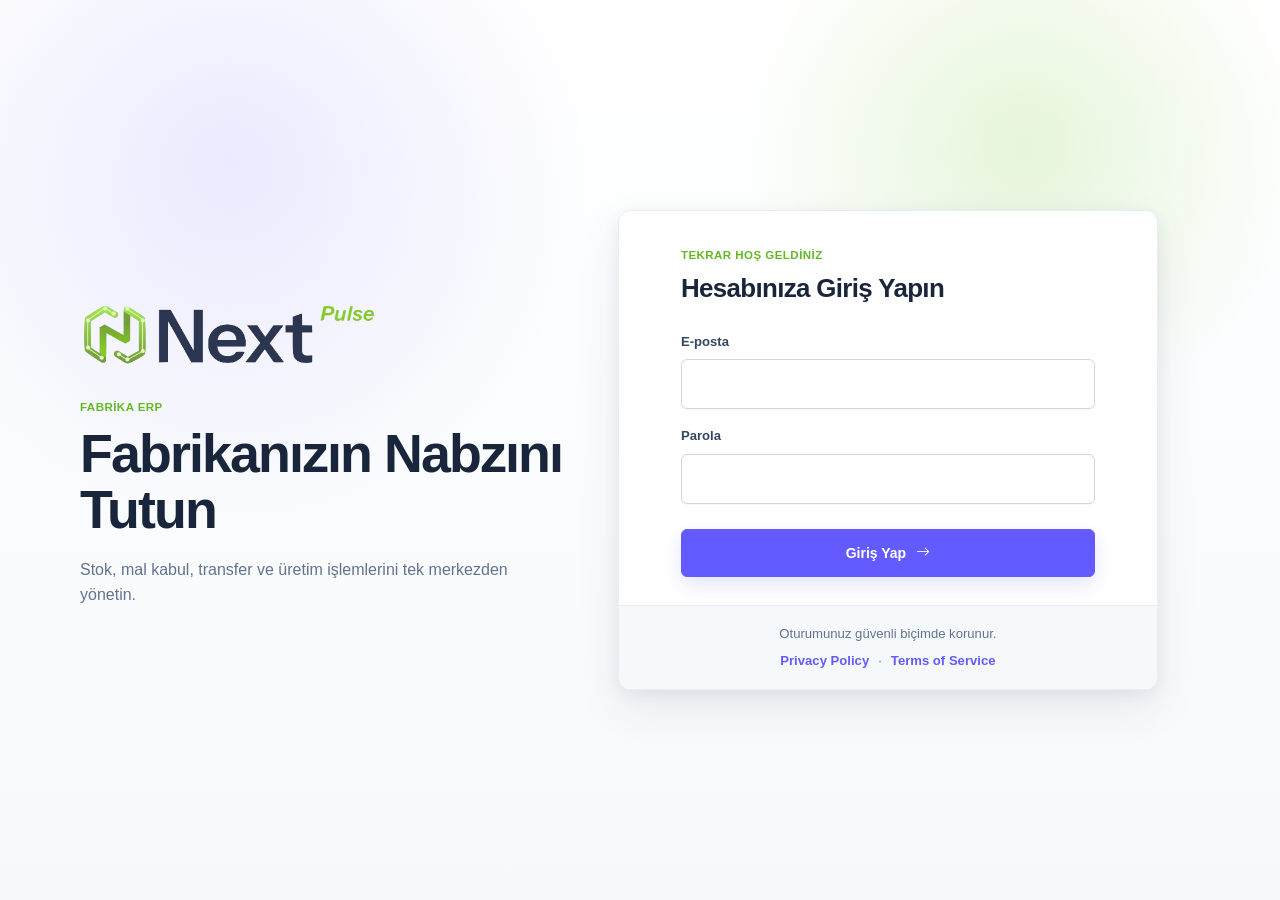
<file: login.html>
<!doctype html>
<html lang="tr" data-bs-theme="light">
<head>
  <meta charset="utf-8">
  <meta name="viewport" content="width=device-width, initial-scale=1">
  <title>Giriş Yap | NextPulse</title>
  <meta name="description" content="Sign in to NextPulse ERP.">
  <link rel="icon" type="image/png" href="assets/logo/nextpulse-icon.png">
  <link rel="preconnect" href="https://cdn.jsdelivr.net">
  <link href="https://cdn.jsdelivr.net/npm/bootstrap@5.3.3/dist/css/bootstrap.min.css" rel="stylesheet">
  <link href="https://cdn.jsdelivr.net/npm/bootstrap-icons@1.11.3/font/bootstrap-icons.min.css" rel="stylesheet">
  <link href="css/theme.css?v=20260719-2" rel="stylesheet">
  <link href="css/components.css?v=20260721-7" rel="stylesheet">
  <link href="css/auth.css?v=20260824-1" rel="stylesheet">
</head>
<body>
  <main class="np-auth-page">
    <section class="np-auth-brand">
      <img class="np-auth-logo" src="assets/logo/nextpulse-transparent.png" alt="NextPulse">
      <div>
        <p class="np-kicker">Factory ERP</p>
        <h1>Know the Pulse of Your Factory</h1>
        <p>
          Sign in to manage inventory, receiving, transfers, and production from one calm workspace.
        </p>
      </div>
    </section>

    <section class="np-auth-card" aria-label="Sign in">
      <div class="np-auth-card-inner">
        <div class="np-auth-card-header">
          <p class="np-kicker">Welcome back</p>
          <h2>Sign in to your account</h2>
        </div>

        <form id="loginForm" novalidate>
          <div class="np-form-field">
            <label for="email">Email</label>
            <input class="form-control" type="email" id="email" name="email" autocomplete="email" required>
          </div>

          <div class="np-form-field">
            <label for="password">Password</label>
            <input class="form-control" type="password" id="password" name="password" autocomplete="current-password" required>
          </div>

          <div class="np-login-error" id="loginError" hidden></div>

          <button class="np-primary-button" type="submit" id="loginButton">
            <span>Sign in</span>
            <i class="bi bi-arrow-right"></i>
          </button>
        </form>
      </div>
      <div class="np-auth-footer">
        <div>NextPulse keeps sessions in a secure HttpOnly cookie.</div>
        <div class="np-auth-legal"><a href="privacy.html">Privacy Policy</a><span>·</span><a href="terms.html">Terms of Service</a></div>
      </div>
    </section>
  </main>

  <script src="https://cdn.jsdelivr.net/npm/bootstrap@5.3.3/dist/js/bootstrap.bundle.min.js"></script>
  <script src="js/api.js?v=20260719-2"></script>
  <script src="js/i18n-tr.js?v=20260802-6"></script>
  <script src="js/login.js?v=20260719-2"></script>
</body>
</html>
</file>
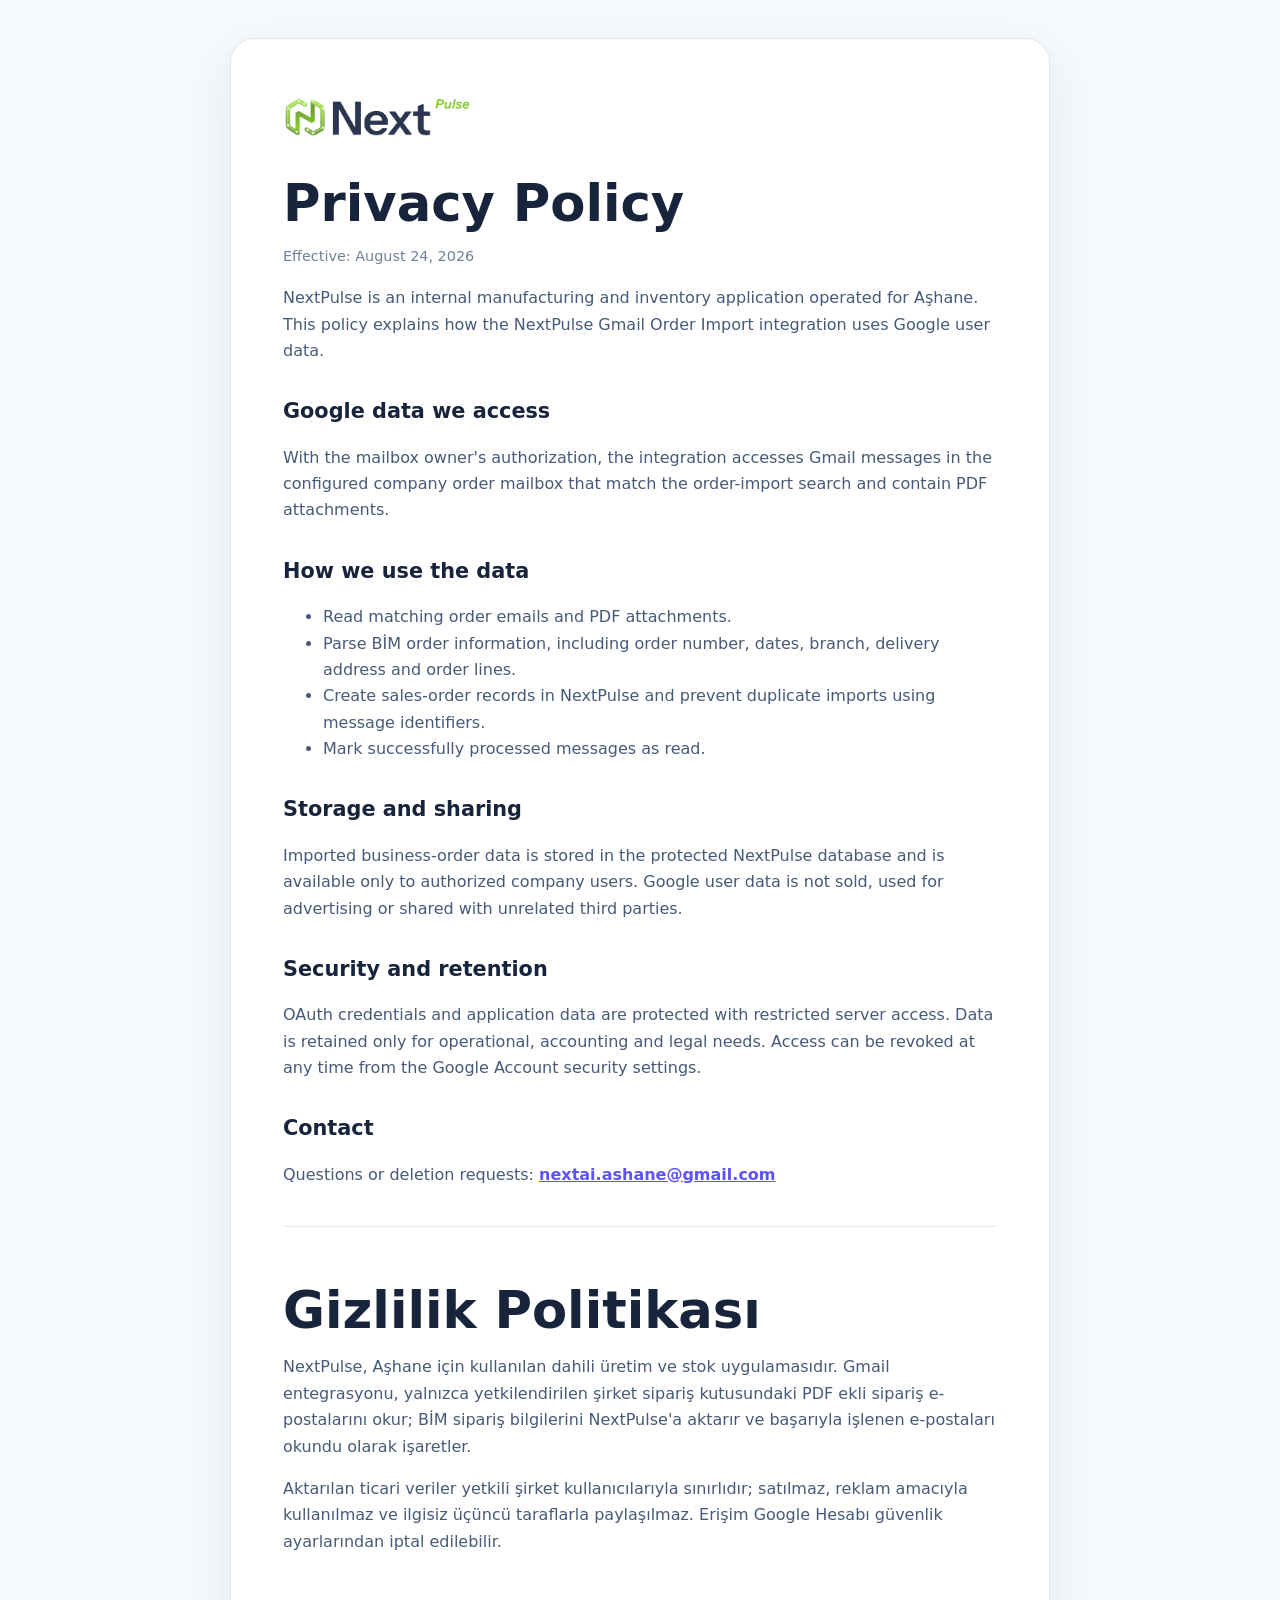
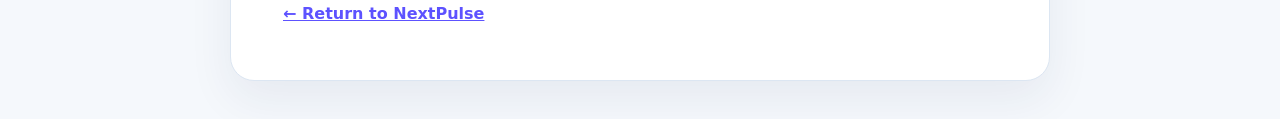
<file: privacy.html>
<!doctype html>
<html lang="en">
<head>
  <meta charset="utf-8">
  <meta name="viewport" content="width=device-width, initial-scale=1">
  <title>Privacy Policy | NextPulse</title>
  <meta name="description" content="NextPulse privacy policy and Gmail data-use disclosure.">
  <link rel="icon" type="image/png" href="assets/logo/nextpulse-icon.png">
  <style>body{margin:0;background:#f5f8fc;color:#17243b;font:16px/1.65 system-ui,-apple-system,sans-serif}.page{width:min(820px,calc(100% - 36px));margin:38px auto}.card{background:#fff;border:1px solid #dce6f2;border-radius:24px;padding:clamp(24px,5vw,52px);box-shadow:0 18px 46px rgba(30,49,78,.07)}img{width:190px;height:auto}h1{font-size:clamp(2rem,5vw,3.2rem);line-height:1.08;margin:28px 0 8px}h2{margin:30px 0 8px;font-size:1.3rem}p,li{color:#465a78}a{color:#5d52ff;font-weight:700}.lang{border-top:1px solid #e3eaf3;margin-top:38px;padding-top:28px}.meta{color:#71819a;font-size:.9rem}.back{display:inline-block;margin-top:30px}</style>
</head>
<body><main class="page"><article class="card">
  <img src="assets/logo/nextpulse-transparent.png" alt="NextPulse">
  <h1>Privacy Policy</h1><p class="meta">Effective: August 24, 2026</p>
  <p>NextPulse is an internal manufacturing and inventory application operated for Aşhane. This policy explains how the NextPulse Gmail Order Import integration uses Google user data.</p>
  <h2>Google data we access</h2><p>With the mailbox owner's authorization, the integration accesses Gmail messages in the configured company order mailbox that match the order-import search and contain PDF attachments.</p>
  <h2>How we use the data</h2><ul><li>Read matching order emails and PDF attachments.</li><li>Parse BİM order information, including order number, dates, branch, delivery address and order lines.</li><li>Create sales-order records in NextPulse and prevent duplicate imports using message identifiers.</li><li>Mark successfully processed messages as read.</li></ul>
  <h2>Storage and sharing</h2><p>Imported business-order data is stored in the protected NextPulse database and is available only to authorized company users. Google user data is not sold, used for advertising or shared with unrelated third parties.</p>
  <h2>Security and retention</h2><p>OAuth credentials and application data are protected with restricted server access. Data is retained only for operational, accounting and legal needs. Access can be revoked at any time from the Google Account security settings.</p>
  <h2>Contact</h2><p>Questions or deletion requests: <a href="mailto:nextai.ashane@gmail.com">nextai.ashane@gmail.com</a></p>
  <section class="lang"><h1>Gizlilik Politikası</h1><p>NextPulse, Aşhane için kullanılan dahili üretim ve stok uygulamasıdır. Gmail entegrasyonu, yalnızca yetkilendirilen şirket sipariş kutusundaki PDF ekli sipariş e-postalarını okur; BİM sipariş bilgilerini NextPulse'a aktarır ve başarıyla işlenen e-postaları okundu olarak işaretler.</p><p>Aktarılan ticari veriler yetkili şirket kullanıcılarıyla sınırlıdır; satılmaz, reklam amacıyla kullanılmaz ve ilgisiz üçüncü taraflarla paylaşılmaz. Erişim Google Hesabı güvenlik ayarlarından iptal edilebilir.</p></section>
  <a class="back" href="login.html">← Return to NextPulse</a>
</article></main></body></html>
</file>
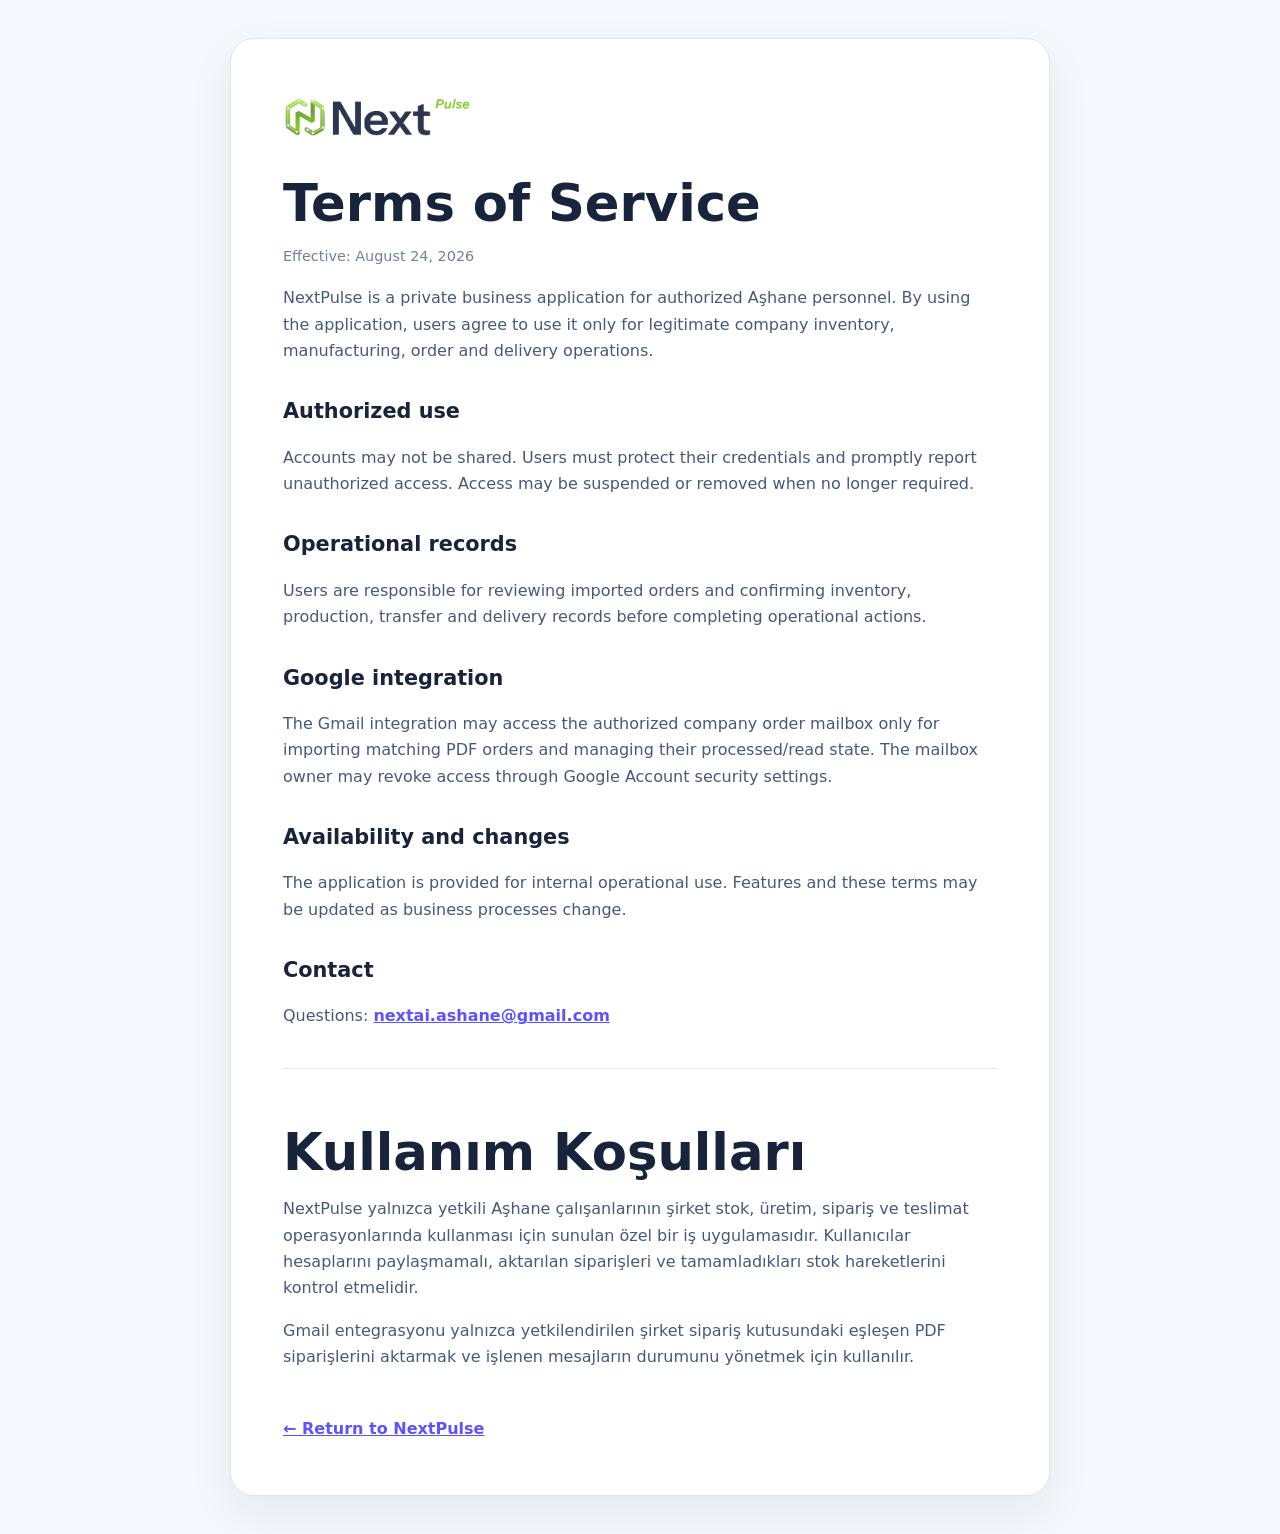
<file: terms.html>
<!doctype html>
<html lang="en">
<head>
  <meta charset="utf-8">
  <meta name="viewport" content="width=device-width, initial-scale=1">
  <title>Terms of Service | NextPulse</title>
  <meta name="description" content="NextPulse terms of service.">
  <link rel="icon" type="image/png" href="assets/logo/nextpulse-icon.png">
  <style>body{margin:0;background:#f5f8fc;color:#17243b;font:16px/1.65 system-ui,-apple-system,sans-serif}.page{width:min(820px,calc(100% - 36px));margin:38px auto}.card{background:#fff;border:1px solid #dce6f2;border-radius:24px;padding:clamp(24px,5vw,52px);box-shadow:0 18px 46px rgba(30,49,78,.07)}img{width:190px;height:auto}h1{font-size:clamp(2rem,5vw,3.2rem);line-height:1.08;margin:28px 0 8px}h2{margin:30px 0 8px;font-size:1.3rem}p,li{color:#465a78}a{color:#5d52ff;font-weight:700}.lang{border-top:1px solid #e3eaf3;margin-top:38px;padding-top:28px}.meta{color:#71819a;font-size:.9rem}.back{display:inline-block;margin-top:30px}</style>
</head>
<body><main class="page"><article class="card">
  <img src="assets/logo/nextpulse-transparent.png" alt="NextPulse">
  <h1>Terms of Service</h1><p class="meta">Effective: August 24, 2026</p>
  <p>NextPulse is a private business application for authorized Aşhane personnel. By using the application, users agree to use it only for legitimate company inventory, manufacturing, order and delivery operations.</p>
  <h2>Authorized use</h2><p>Accounts may not be shared. Users must protect their credentials and promptly report unauthorized access. Access may be suspended or removed when no longer required.</p>
  <h2>Operational records</h2><p>Users are responsible for reviewing imported orders and confirming inventory, production, transfer and delivery records before completing operational actions.</p>
  <h2>Google integration</h2><p>The Gmail integration may access the authorized company order mailbox only for importing matching PDF orders and managing their processed/read state. The mailbox owner may revoke access through Google Account security settings.</p>
  <h2>Availability and changes</h2><p>The application is provided for internal operational use. Features and these terms may be updated as business processes change.</p>
  <h2>Contact</h2><p>Questions: <a href="mailto:nextai.ashane@gmail.com">nextai.ashane@gmail.com</a></p>
  <section class="lang"><h1>Kullanım Koşulları</h1><p>NextPulse yalnızca yetkili Aşhane çalışanlarının şirket stok, üretim, sipariş ve teslimat operasyonlarında kullanması için sunulan özel bir iş uygulamasıdır. Kullanıcılar hesaplarını paylaşmamalı, aktarılan siparişleri ve tamamladıkları stok hareketlerini kontrol etmelidir.</p><p>Gmail entegrasyonu yalnızca yetkilendirilen şirket sipariş kutusundaki eşleşen PDF siparişlerini aktarmak ve işlenen mesajların durumunu yönetmek için kullanılır.</p></section>
  <a class="back" href="login.html">← Return to NextPulse</a>
</article></main></body></html>
</file>
<file: css/theme.css>
:root {
  color-scheme: light;
  --np-bg: #f6f9fc;
  --np-bg-soft: #f8fafc;
  --np-sidebar-bg: #ffffff;
  --np-surface: #ffffff;
  --np-surface-2: #f6f9fc;
  --np-surface-3: #eef3f8;
  --np-border: #e6edf5;
  --np-border-strong: #c9d7e8;
  --np-text: #18253b;
  --np-text-muted: #62738d;
  --np-text-soft: #344762;
  --np-primary: #7ccf35;
  --np-primary-strong: #63b925;
  --np-primary-soft: #eaf8df;
  --np-accent: #635bff;
  --np-accent-soft: #f0efff;
  --np-success: #2fb344;
  --np-warning: #f59e0b;
  --np-danger: #df1b41;
  --np-sidebar-width: 236px;
  --np-sidebar-collapsed-width: 68px;
  --np-header-height: 64px;
  --np-radius-sm: 6px;
  --np-radius: 8px;
  --np-radius-lg: 12px;
  --np-shadow: 0 18px 46px rgba(50, 50, 93, 0.08), 0 6px 18px rgba(0, 0, 0, 0.06);
  --np-font: "Helvetica Neue", Helvetica, Arial, ui-sans-serif, system-ui, -apple-system, "Segoe UI", sans-serif;
}

html,
body {
  min-height: 100%;
}

body {
  margin: 0;
  background: var(--np-bg);
  color: var(--np-text);
  font-family: var(--np-font);
  font-size: 14px;
  letter-spacing: 0;
  -webkit-font-smoothing: antialiased;
  text-rendering: optimizeLegibility;
}

@media (max-width: 767.98px) {
  body {
    font-size: 15px;
  }
}

a {
  color: inherit;
  text-decoration: none;
}

button,
input,
select,
textarea {
  font: inherit;
}

::selection {
  background: rgba(124, 207, 53, 0.25);
}
</file>
<file: css/components.css>
.np-kicker {
  margin: 0;
  color: var(--np-primary-strong);
  font-size: 0.72rem;
  font-weight: 700;
  letter-spacing: 0.04em;
  text-transform: uppercase;
}

/* Navigation context, batch content, and validation */
.np-context-bar { min-height:52px; display:flex; align-items:center; justify-content:space-between; gap:14px; margin-bottom:12px; padding:8px 12px; background:rgba(255,255,255,.86); border:1px solid var(--np-border); border-radius:14px; backdrop-filter:blur(14px); }
.np-breadcrumbs,.np-breadcrumbs a,.np-breadcrumbs>span,.np-breadcrumbs>span>span,.np-smart-shortcuts { min-width:0; display:flex; align-items:center; gap:7px; }
.np-breadcrumbs { overflow:hidden; color:var(--np-text-muted); font-size:.84rem; }
.np-breadcrumbs a { color:var(--np-text-soft); font-weight:680; }
.np-breadcrumbs>i,.np-breadcrumbs>span>i { color:#9aa9bc; font-size:.7rem; }
.np-breadcrumbs strong,#npBreadcrumbPage { overflow:hidden; color:var(--np-text); font-weight:740; text-overflow:ellipsis; white-space:nowrap; }
.np-smart-shortcuts a { min-height:34px; display:inline-flex; align-items:center; gap:7px; padding:0 10px; color:var(--np-text-soft); font-size:.78rem; font-weight:700; white-space:nowrap; background:#fff; border:1px solid var(--np-border); border-radius:10px; }
.np-smart-shortcuts a i { color:var(--np-accent); }

.np-production-content-card { display:grid; gap:16px; margin-bottom:16px; padding:18px; background:linear-gradient(135deg,#fff 0%,#f7f8ff 100%); border:1px solid rgba(99,91,255,.2); border-radius:18px; box-shadow:0 9px 28px rgba(24,37,59,.06); }
.np-production-content-heading { display:flex; align-items:center; justify-content:space-between; gap:14px; }
.np-production-content-heading h3 { margin:4px 0 0; font-size:1.15rem; }
.np-production-content-grid { display:grid; grid-template-columns:minmax(0,1.5fr) minmax(180px,.8fr) minmax(170px,.7fr); gap:12px; }
.np-quantity-stepper { min-height:48px; display:grid; grid-template-columns:46px minmax(0,1fr) 46px; overflow:hidden; background:#fff; border:1px solid var(--np-border-strong); border-radius:11px; }
.np-quantity-stepper button { display:grid; place-items:center; color:var(--np-accent); background:var(--np-accent-soft); border:0; }
.np-quantity-stepper button:first-child { border-right:1px solid var(--np-border); }
.np-quantity-stepper button:last-child { border-left:1px solid var(--np-border); }
.np-field .np-quantity-stepper input { min-height:46px; text-align:center; border:0; border-radius:0; box-shadow:none; }
.np-quantity-stepper:focus-within { border-color:var(--np-accent); box-shadow:0 0 0 3px rgba(99,91,255,.1); }
.np-production-content-lock { margin:0; padding:10px 12px; color:var(--np-text-muted); font-size:.82rem; background:var(--np-surface-2); border-radius:10px; }
.np-production-content-lock i { margin-right:6px; color:var(--np-accent); }

.np-field input.is-invalid,.np-field select.is-invalid,.np-receiving-search input.is-invalid { border-color:var(--np-danger)!important; box-shadow:0 0 0 3px rgba(223,27,65,.1)!important; }
.np-receiving-search:has(input.is-invalid) { border-color:var(--np-danger); box-shadow:0 0 0 3px rgba(223,27,65,.1); }
.np-receiving-search input.is-invalid { border:0!important; box-shadow:none!important; }
.np-field-error { display:flex!important; align-items:flex-start; gap:6px; color:#a31332!important; font-size:.78rem!important; font-weight:680!important; line-height:1.35; }
.np-field-error i { margin-top:1px; color:var(--np-danger); }
.np-production-panel { display:flex; flex-direction:column; }
.np-production-panel>.np-panel-header { order:0; }
.np-production-panel>.np-panel-top-alert { order:1; }
.np-production-panel>.np-workspace-grid { order:2; }
.np-production-panel>.np-workflow { order:3; }
.np-production-panel>.np-recent-batches { order:5; }
.np-production-panel>.np-table-wrap,.np-production-panel>.np-mobile-record-list { order:6; }
.np-production-content-card.np-field-wide { margin-bottom:0; }

@media (max-width:767.98px) {
  .np-context-bar { align-items:stretch; flex-direction:column; margin:-2px 0 12px; padding:10px 12px; }
  .np-breadcrumbs { min-height:28px; }
  .np-breadcrumbs a span { display:none; }
  .np-smart-shortcuts { overflow-x:auto; padding-bottom:1px; }
  .np-smart-shortcuts a { min-height:40px; }
  .np-production-content-card { padding:15px; border-radius:17px; }
  .np-production-content-grid { grid-template-columns:1fr; }
  .np-production-content-grid .np-field input,.np-production-content-grid .np-field select { min-height:52px; font-size:1rem; }
  .np-quantity-stepper { min-height:52px; grid-template-columns:52px minmax(0,1fr) 52px; }
  .np-quantity-stepper button { font-size:1.15rem; }
}

.np-brand {
  display: grid;
  gap: 2px;
  min-width: 0;
}

.np-brand-logo-compact {
  width: 106px;
  height: auto;
  display: block;
}

.np-brand-subtle {
  overflow: hidden;
  max-width: 150px;
  color: var(--np-text-muted);
  font-size: 0.72rem;
  text-overflow: ellipsis;
  white-space: nowrap;
}

.np-header h2,
.np-hero h1,
.np-panel h2 {
  margin: 0;
  letter-spacing: -0.02em;
}

.np-header-title {
  display: none;
}

.np-user-meta small,
.np-module-card small,
.np-status-tile span,
.np-mini-label {
  color: var(--np-text-muted);
}

.np-sidebar-brand {
  display: flex;
  align-items: center;
  justify-content: space-between;
  gap: 12px;
  min-height: var(--np-header-height);
  padding: 0 14px;
}

.np-app.is-sidebar-collapsed .np-sidebar-brand {
  justify-content: center;
  padding: 0;
}

.np-app.is-sidebar-collapsed .np-brand {
  display: none;
}

.np-sidebar-heading-row {
  display: flex;
  align-items: center;
  justify-content: space-between;
  gap: 8px;
  margin: 22px 10px 8px 14px;
}

.np-sidebar-heading {
  margin: 0;
  color: var(--np-text-muted);
  font-size: 0.72rem;
  font-weight: 650;
}

.np-app.is-sidebar-collapsed .np-sidebar-heading-row,
.np-app.is-sidebar-collapsed .np-sidebar-heading {
  width: 100%;
  height: 1px;
  margin: 12px 0 6px;
  overflow: hidden;
  color: transparent;
  background: var(--np-border);
}

.np-sidebar-heading-action {
  width: 24px;
  height: 24px;
  display: inline-grid;
  place-items: center;
  color: var(--np-text-muted);
  background: transparent;
  border: 0;
  border-radius: var(--np-radius-sm);
}

.np-sidebar-heading-action:hover,
.np-sidebar-heading-action:focus-visible {
  color: var(--np-text);
  background: var(--np-surface-3);
  outline: 0;
}

.np-nav {
  display: grid;
  gap: 2px;
  padding: 0 10px;
}

.np-nav-item {
  display: grid;
  grid-template-columns: minmax(0, 1fr) 28px;
  align-items: center;
  gap: 2px;
}

.np-nav-item-static {
  grid-template-columns: minmax(0, 1fr);
}

.np-nav-link {
  position: relative;
  display: flex;
  align-items: center;
  gap: 12px;
  min-height: 32px;
  padding: 0 8px;
  color: var(--np-text-soft);
  font-size: 0.91rem;
  font-weight: 500;
  border-radius: var(--np-radius-sm);
  outline: 0;
}

.np-app.is-sidebar-collapsed .np-nav {
  padding: 0 8px;
}

.np-app.is-sidebar-collapsed .np-nav-item {
  grid-template-columns: 1fr;
}

.np-app.is-sidebar-collapsed .np-nav-link {
  justify-content: center;
  gap: 0;
  min-height: 38px;
  padding: 0;
}

.np-app.is-sidebar-collapsed .np-nav-link span,
.np-app.is-sidebar-collapsed .np-favorite-button,
.np-app.is-sidebar-collapsed .np-brand-subtle,
.np-app.is-sidebar-collapsed .np-sidebar-system span:not(.np-live-dot) {
  display: none;
}

.np-app.is-sidebar-collapsed .np-nav-link i {
  width: auto;
}

.np-nav-link:focus-visible {
  box-shadow: 0 0 0 3px rgba(99, 91, 255, 0.16);
}

.np-nav-link i {
  width: 18px;
  color: #49627f;
  font-size: 1rem;
  text-align: center;
}

.np-nav-link:hover {
  color: var(--np-text);
  background: #f3f6fa;
}

.np-nav-link.active {
  color: var(--np-accent);
  background: #f7f8ff;
  font-weight: 650;
}

.np-nav-link.active::before {
  position: absolute;
  left: -10px;
  width: 2px;
  height: 18px;
  content: "";
  background: var(--np-accent);
  border-radius: 999px;
}

.np-nav-link.active i {
  color: var(--np-accent);
}

.np-sidebar-footer {
  margin-top: auto;
  padding: 12px 10px 14px;
  display: grid;
  gap: 10px;
}

.np-app.is-sidebar-collapsed .np-sidebar-footer {
  padding: 12px 8px;
}

.np-sidebar-system {
  display: flex;
  align-items: center;
  gap: 8px;
  padding: 8px;
  color: var(--np-text-muted);
  font-size: 0.78rem;
  border-radius: var(--np-radius-sm);
  background: var(--np-surface-2);
}

.np-app.is-sidebar-collapsed .np-sidebar-system {
  justify-content: center;
  padding: 8px 0;
}

.np-favorite-button {
  width: 28px;
  height: 28px;
  display: inline-grid;
  place-items: center;
  color: var(--np-text-muted);
  background: transparent;
  border: 0;
  border-radius: var(--np-radius-sm);
}

.np-favorite-button:hover,
.np-favorite-button:focus-visible,
.np-favorite-button.is-favorite {
  color: var(--np-accent);
  background: var(--np-accent-soft);
  outline: 0;
}

.np-nav-item.is-hidden {
  display: none;
}

.np-icon-button,
.np-language-button,
.np-user-button {
  min-width: 32px;
  height: 32px;
  display: inline-flex;
  align-items: center;
  justify-content: center;
  gap: 8px;
  color: var(--np-text-soft);
  background: transparent;
  border: 1px solid transparent;
  border-radius: var(--np-radius-sm);
}

.np-icon-button:hover,
.np-language-button:hover,
.np-user-button:hover {
  color: var(--np-text);
  background: var(--np-surface-3);
  border-color: var(--np-border);
}

.np-user-button {
  width: auto;
  padding: 0 8px 0 4px;
}

.np-user-avatar {
  width: 24px;
  height: 24px;
  display: grid;
  place-items: center;
  color: #0c1b0a;
  font-size: 0.78rem;
  font-weight: 750;
  background: var(--np-primary);
  border-radius: 999px;
}

.np-user-meta {
  line-height: 1.05;
  text-align: left;
}

.np-user-meta strong {
  max-width: 112px;
  overflow: hidden;
  color: var(--np-text);
  font-size: 0.82rem;
  font-weight: 650;
  text-overflow: ellipsis;
  white-space: nowrap;
}

.np-live-dot {
  width: 7px;
  height: 7px;
  display: inline-block;
  background: var(--np-success);
  border-radius: 50%;
  box-shadow: 0 0 0 4px rgba(47, 179, 68, 0.1);
}

.np-global-search,
.np-search {
  min-height: 36px;
  display: flex;
  align-items: center;
  gap: 10px;
  color: var(--np-text-muted);
  background: var(--np-surface-3);
  border: 1px solid transparent;
  border-radius: var(--np-radius);
}

.np-global-search {
  width: min(360px, 44vw);
  padding: 0 12px;
}

.np-search {
  width: min(620px, 100%);
  min-height: 46px;
  padding: 0 14px;
  background: #ffffff;
  border-color: var(--np-border);
}

.np-global-search input,
.np-search input {
  width: 100%;
  color: var(--np-text);
  background: transparent;
  border: 0;
  outline: 0;
}

.np-global-search:focus-within,
.np-search:focus-within {
  background: #ffffff;
  border-color: #a7c7e7;
  box-shadow: 0 0 0 3px rgba(99, 91, 255, 0.08);
}

.np-global-search input::placeholder,
.np-search input::placeholder {
  color: var(--np-text-muted);
}

.np-hero {
  display: flex;
  align-items: center;
  justify-content: flex-start;
  gap: 18px;
  min-height: 154px;
  padding: 26px 28px;
  border: 1px solid var(--np-border);
  border-radius: var(--np-radius-lg);
  background:
    radial-gradient(circle at 94% 14%, rgba(124, 207, 53, 0.22), transparent 28%),
    radial-gradient(circle at 12% 8%, rgba(99, 91, 255, 0.12), transparent 32%),
    #ffffff;
  box-shadow: 0 1px 2px rgba(24, 37, 59, 0.04);
}

.np-hero h1 {
  max-width: 560px;
  margin-top: 8px;
  color: var(--np-text);
  font-size: clamp(1.7rem, 2.4vw, 2.45rem);
  font-weight: 730;
  line-height: 1.12;
}

.np-hero-copy {
  max-width: 620px;
  margin: 12px 0 0;
  color: var(--np-text-muted);
  font-size: 0.98rem;
  line-height: 1.48;
}

.np-module-grid {
  display: grid;
  grid-template-columns: repeat(4, minmax(0, 1fr));
  gap: 12px;
  margin: 16px 0;
}

.np-module-card {
  display: flex;
  align-items: center;
  gap: 12px;
  min-height: 96px;
  padding: 16px;
  background: #ffffff;
  border: 1px solid var(--np-border);
  border-radius: var(--np-radius);
  box-shadow: 0 1px 2px rgba(24, 37, 59, 0.04);
}

.np-module-card:hover {
  transform: translateY(-1px);
  border-color: var(--np-border-strong);
  box-shadow: 0 12px 30px rgba(24, 37, 59, 0.08);
}

.np-card-icon {
  width: 38px;
  height: 38px;
  display: grid;
  place-items: center;
  flex: 0 0 auto;
  color: var(--np-accent);
  background: var(--np-accent-soft);
  border-radius: var(--np-radius);
}

.np-mobile-operations,
.np-mobile-bottom-nav {
  display: none;
}

@media (max-width: 767.98px) {
  .np-header [data-sidebar-toggle] {
    width: 48px;
    min-width: 48px;
    height: 48px;
    color: var(--np-text);
    background: #fff;
    border-color: var(--np-border);
    border-radius: 14px;
    box-shadow: 0 4px 14px rgba(24, 37, 59, .08);
  }

  .np-header [data-sidebar-toggle] i {
    font-size: 1.7rem;
    line-height: 1;
  }

  .np-content {
    padding-bottom: calc(94px + env(safe-area-inset-bottom));
  }

  [data-page-panel="home"] > .np-hero,
  [data-page-panel="home"] > .np-module-grid,
  [data-page-panel="home"] > .np-panel {
    display: none;
  }

  .np-mobile-operations {
    display: block;
  }

  .np-mobile-welcome {
    padding: 10px 4px 20px;
  }

  .np-mobile-welcome .np-kicker {
    color: #497f1e;
    font-size: .9rem;
    font-weight: 800;
    letter-spacing: .065em;
  }

  .np-mobile-welcome h1 {
    margin: 6px 0 5px;
    color: var(--np-text);
    font-size: clamp(1.7rem, 8vw, 2.15rem);
    font-weight: 760;
    letter-spacing: -.035em;
  }

  .np-mobile-welcome > p:last-child {
    margin: 0;
    color: var(--np-text-muted);
  }

  .np-mobile-primary-actions {
    display: grid;
    gap: 11px;
  }

  .np-mobile-operation-card {
    width: 100%;
    min-height: 88px;
    display: grid;
    grid-template-columns: 58px minmax(0, 1fr) 20px;
    align-items: center;
    gap: 14px;
    padding: 14px;
    color: var(--np-text);
    text-align: left;
    background: #fff;
    border: 1px solid var(--np-border);
    border-radius: 18px;
    box-shadow: 0 8px 24px rgba(24, 37, 59, .06);
  }

  .np-mobile-operation-card-featured {
    min-height: 104px;
    color: #fff;
    background: linear-gradient(135deg, #635bff 0%, #4d45e8 100%);
    border-color: transparent;
    box-shadow: 0 14px 30px rgba(99, 91, 255, .24);
  }

  .np-mobile-operation-card strong,
  .np-mobile-operation-card small {
    display: block;
  }

  .np-mobile-operation-card strong {
    font-size: 1.05rem;
    font-weight: 730;
  }

  .np-mobile-operation-card small {
    margin-top: 3px;
    color: var(--np-text-muted);
    font-size: .84rem;
    line-height: 1.3;
  }

  .np-mobile-operation-card-featured small,
  .np-mobile-operation-card-featured .np-mobile-operation-chevron {
    color: rgba(255,255,255,.78);
  }

  .np-mobile-operation-icon {
    width: 58px;
    height: 58px;
    display: grid;
    place-items: center;
    color: #fff;
    font-size: 1.65rem;
    background: var(--np-accent);
    border-radius: 17px;
  }

  .np-mobile-operation-card-featured .np-mobile-operation-icon {
    color: var(--np-accent);
    background: #fff;
  }

  .np-mobile-operation-icon-use { background: #ef8c22; }
  .np-mobile-operation-icon-transfer { background: #168aad; }
  .np-mobile-operation-icon-scan { background: #28965a; }
  .np-mobile-operation-icon-receive { background: #7a52c7; }
  .np-mobile-operation-icon-inventory { background: #3975b7; }
  .np-mobile-operation-icon-orders { background: #94632c; }
  .np-mobile-operation-chevron { color: var(--np-text-muted); }

  .np-mobile-more-section {
    margin-top: 26px;
  }

  .np-mobile-section-heading {
    display: flex;
    align-items: baseline;
    justify-content: space-between;
    padding: 0 3px 11px;
  }

  .np-mobile-section-heading h2 {
    margin: 0;
    font-size: 1.25rem;
    font-weight: 730;
  }

  .np-mobile-section-heading span {
    color: var(--np-text-muted);
    font-size: .78rem;
  }

  .np-mobile-service-grid {
    display: grid;
    grid-template-columns: repeat(3, minmax(0, 1fr));
    gap: 8px;
  }

  .np-mobile-service-grid a,
  .np-mobile-service-grid button {
    min-width: 0;
    min-height: 94px;
    display: grid;
    place-items: center;
    align-content: center;
    gap: 9px;
    padding: 10px 4px;
    color: var(--np-text-soft);
    background: #fff;
    border: 1px solid var(--np-border);
    border-radius: 16px;
  }

  .np-mobile-service-grid i { font-size: 1.45rem; color: var(--np-accent); }
  .np-mobile-service-grid span { font-size: .74rem; font-weight: 680; }

  .np-mobile-bottom-nav {
    position: fixed;
    inset: auto 0 0;
    z-index: 1060;
    min-height: 82px;
    display: grid;
    grid-template-columns: repeat(5, 1fr);
    align-items: end;
    padding: 8px 5px calc(9px + env(safe-area-inset-bottom));
    background: rgba(255,255,255,.96);
    border-top: 1px solid var(--np-border);
    box-shadow: 0 -8px 26px rgba(24,37,59,.08);
    backdrop-filter: blur(18px);
  }

  .np-mobile-bottom-nav a,
  .np-mobile-bottom-nav button {
    min-width: 0;
    min-height: 58px;
    display: grid;
    justify-items: center;
    align-content: center;
    gap: 5px;
    padding: 2px;
    color: var(--np-text-muted);
    background: transparent;
    border: 0;
  }

  .np-mobile-bottom-nav i { font-size: 1.65rem; }
  .np-mobile-bottom-nav span { font-size: .76rem; font-weight: 720; }
  .np-mobile-bottom-nav .active { color: var(--np-accent); }

  .np-mobile-bottom-nav .np-mobile-scan-button {
    align-self: start;
    color: var(--np-accent);
    transform: translateY(-20px);
  }

  .np-mobile-bottom-nav .np-mobile-scan-button i {
    width: 66px;
    height: 66px;
    display: grid;
    place-items: center;
    color: #fff;
    font-size: 1.75rem;
    background: var(--np-accent);
    border: 5px solid #fff;
    border-radius: 50%;
    box-shadow: 0 8px 20px rgba(99,91,255,.28);
  }
}

.np-scan-result { display: grid; gap: 14px; }
.np-scan-result-item { display: grid; grid-template-columns: 48px minmax(0,1fr); align-items: center; gap: 12px; padding: 12px; background: var(--np-primary-soft); border: 1px solid rgba(99,185,37,.35); border-radius: 14px; }
.np-scan-result-item strong, .np-scan-result-item small { display: block; }
.np-scan-result-item small { margin-top: 3px; color: var(--np-text-muted); }
.np-scan-result > p { margin: 0; color: var(--np-text-soft); font-weight: 700; }
.np-scan-result-actions { display: grid; grid-template-columns: repeat(3,minmax(0,1fr)); gap: 8px; }
.np-scan-result-actions button { min-height: 88px; display: grid; place-items: center; align-content: center; gap: 7px; color: var(--np-text); background: #fff; border: 1px solid var(--np-border-strong); border-radius: 14px; }
.np-scan-result-actions button:disabled { opacity: .42; cursor: not-allowed; }
.np-scan-result-actions i { color: var(--np-accent); font-size: 1.55rem; }
.np-scan-result-actions span { font-weight: 740; }
.np-scan-again { width: 100%; min-height: 46px; }
.np-field-help { margin: -2px 0 0; color: var(--np-text-muted); font-size: .78rem; line-height: 1.45; }

/* Operation-first home is shared by phone and desktop. */
[data-page-panel="home"] > .np-hero,
[data-page-panel="home"] > .np-module-grid,
[data-page-panel="home"] > .np-panel {
  display: none;
}

.np-mobile-operations {
  display: block;
}

.np-menu-label-mobile {
  display: none;
}

@media (min-width: 768px) {
  .np-mobile-operations {
    width: min(100%, 960px);
    margin: 20px auto 0;
  }

  .np-mobile-welcome {
    padding: 18px 4px 24px;
  }

  .np-mobile-welcome h1 {
    margin: 7px 0 6px;
    font-size: clamp(2rem, 4vw, 3rem);
    font-weight: 760;
    letter-spacing: -.04em;
  }

  .np-mobile-welcome > p:last-child {
    margin: 0;
    color: var(--np-text-muted);
    font-size: 1rem;
  }

  .np-mobile-primary-actions {
    display: grid;
    grid-template-columns: repeat(2, minmax(0, 1fr));
    gap: 14px;
  }

  .np-mobile-operation-card {
    width: 100%;
    min-height: 118px;
    display: grid;
    grid-template-columns: 62px minmax(0, 1fr) 22px;
    align-items: center;
    gap: 16px;
    padding: 20px;
    color: var(--np-text);
    text-align: left;
    background: #fff;
    border: 1px solid var(--np-border);
    border-radius: 20px;
    box-shadow: 0 8px 26px rgba(24, 37, 59, .06);
  }

  .np-mobile-operation-card-featured {
    grid-column: 1 / -1;
    min-height: 136px;
    color: #fff;
    background: linear-gradient(135deg, #635bff 0%, #4d45e8 100%);
    border-color: transparent;
    box-shadow: 0 16px 34px rgba(99, 91, 255, .22);
  }

  .np-mobile-operation-card:hover {
    transform: translateY(-2px);
    box-shadow: 0 14px 34px rgba(24, 37, 59, .11);
  }

  .np-mobile-operation-card strong,
  .np-mobile-operation-card small { display: block; }
  .np-mobile-operation-card strong { font-size: 1.08rem; font-weight: 740; }
  .np-mobile-operation-card small { margin-top: 4px; color: var(--np-text-muted); font-size: .86rem; }
  .np-mobile-operation-card-featured small,
  .np-mobile-operation-card-featured .np-mobile-operation-chevron { color: rgba(255, 255, 255, .8); }

  .np-mobile-operation-icon {
    width: 62px;
    height: 62px;
    display: grid;
    place-items: center;
    color: #fff;
    font-size: 1.7rem;
    background: var(--np-accent);
    border-radius: 18px;
  }

  .np-mobile-operation-card-featured .np-mobile-operation-icon { color: var(--np-accent); background: #fff; }
  .np-mobile-operation-icon-use { background: #ef8c22; }
  .np-mobile-operation-icon-transfer { background: #168aad; }
  .np-mobile-operation-icon-scan { background: #28965a; }
  .np-mobile-operation-icon-receive { background: #7a52c7; }
  .np-mobile-operation-chevron { color: var(--np-text-muted); }

  .np-mobile-more-section { margin-top: 28px; }
  .np-mobile-section-heading { display: flex; align-items: baseline; justify-content: space-between; padding: 0 3px 12px; }
  .np-mobile-section-heading h2 { margin: 0; font-size: 1.35rem; font-weight: 740; }
  .np-mobile-section-heading span { color: var(--np-text-muted); font-size: .82rem; }
  .np-mobile-service-grid { display: grid; grid-template-columns: repeat(3, minmax(0, 1fr)); gap: 12px; }
  .np-mobile-service-grid a,
  .np-mobile-service-grid button {
    min-height: 104px;
    display: grid;
    place-items: center;
    align-content: center;
    gap: 9px;
    color: var(--np-text-soft);
    background: #fff;
    border: 1px solid var(--np-border);
    border-radius: 18px;
  }
  .np-mobile-service-grid i { color: var(--np-accent); font-size: 1.55rem; }
  .np-mobile-service-grid span { font-size: .82rem; font-weight: 700; }
}

/* Mobile/tablet menu is a task sheet, not a compressed desktop sidebar. */
@media (max-width: 991.98px) {
  .np-sidebar {
    inset: auto 12px 16px;
    width: auto;
    height: auto;
    max-height: calc(100dvh - 32px);
    overflow: auto;
    padding-bottom: 8px;
    background: #f8fafc;
    border: 1px solid rgba(255, 255, 255, .8);
    border-radius: 24px;
    box-shadow: 0 24px 70px rgba(13, 24, 41, .28);
    transform: translateY(calc(100% + 32px));
  }

  .np-sidebar.is-open { transform: translateY(0); }

  .np-sidebar-brand {
    position: sticky;
    top: 0;
    z-index: 2;
    min-height: 76px;
    padding: 0 18px;
    background: rgba(248, 250, 252, .96);
    border-bottom: 1px solid var(--np-border);
    backdrop-filter: blur(16px);
  }

  .np-sidebar-brand [data-sidebar-collapse] { display: none; }
  .np-sidebar-brand [data-sidebar-close] {
    width: 48px;
    min-width: 48px;
    height: 48px;
    display: grid !important;
    place-items: center;
    color: var(--np-text);
    background: #fff;
    border: 1px solid var(--np-border);
    border-radius: 14px;
  }
  .np-sidebar-brand [data-sidebar-close] i { font-size: 1.35rem; }
  .np-brand-logo-compact { width: 108px; }

  .np-sidebar-favorites-heading { display: none; }
  #favoriteNav { padding: 16px 16px 4px; }
  #favoriteNav .np-nav-item:not(.np-nav-item-static) { display: none; }
  #favoriteNav .np-nav-item-static { display: block; }
  #favoriteNav .np-nav-link {
    min-height: 58px;
    padding: 0 16px;
    color: var(--np-text);
    font-size: 1rem;
    background: #fff;
    border: 1px solid var(--np-border);
    border-radius: 16px;
  }
  #favoriteNav .np-nav-link.active::before { display: none; }

  .np-sidebar-modules-heading { margin: 20px 18px 10px; }
  .np-sidebar-modules-heading .np-sidebar-heading { color: var(--np-text); font-size: 1.2rem; font-weight: 760; }
  .np-menu-label-desktop { display: none; }
  .np-menu-label-mobile { display: inline; }

  #moduleNav {
    grid-template-columns: repeat(2, minmax(0, 1fr));
    gap: 10px;
    padding: 0 16px 12px;
  }

  #moduleNav .np-nav-item,
  #moduleNav .np-nav-item.is-hidden {
    display: block;
  }

  #moduleNav [data-module-key="production"] { order: 1; }
  #moduleNav [data-module-key="receiving"] { order: 2; }
  #moduleNav [data-module-key="transfers"] { order: 3; }
  #moduleNav [data-module-key="inventory"] { order: 4; }
  #moduleNav [data-module-key="orders"] { order: 5; }
  #moduleNav [data-module-key="reports"] { display: none; }

  #moduleNav .np-nav-link {
    min-height: 112px;
    display: grid;
    justify-items: center;
    align-content: center;
    gap: 10px;
    padding: 12px 8px;
    color: var(--np-text-soft);
    font-size: .9rem;
    font-weight: 700;
    text-align: center;
    background: #fff;
    border: 1px solid var(--np-border);
    border-radius: 18px;
    box-shadow: 0 5px 16px rgba(24, 37, 59, .04);
  }

  #moduleNav .np-nav-link i {
    width: 52px;
    height: 52px;
    display: grid;
    place-items: center;
    color: var(--np-accent);
    font-size: 1.5rem;
    background: var(--np-accent-soft);
    border-radius: 16px;
  }

  #moduleNav .np-nav-link.active { color: var(--np-accent); background: #fff; border-color: rgba(99, 91, 255, .4); }
  #moduleNav .np-nav-link.active::before { display: none; }
  #moduleNav .np-favorite-button { display: none; }

  .np-sidebar-footer {
    display: none;
  }
}

@media (max-width: 767.98px) {
  .np-sidebar {
    inset: auto 8px calc(82px + env(safe-area-inset-bottom));
    max-height: calc(100dvh - 102px - env(safe-area-inset-bottom));
  }
}

/* Unified simple workspace: cards first on every screen size. */
.np-inventory-panel > .np-table-wrap,
.np-production-panel > .np-table-wrap,
.np-transfer-panel > .np-table-wrap,
.np-receiving-panel > .np-table-wrap,
.np-orders-panel > .np-table-wrap {
  display: none;
}

.np-inventory-panel > .np-mobile-record-list,
.np-production-panel > .np-mobile-record-list,
.np-transfer-panel > .np-mobile-record-list,
.np-receiving-panel > .np-mobile-record-list,
.np-orders-panel > .np-mobile-record-list {
  display: grid;
  grid-template-columns: repeat(2, minmax(0, 1fr));
  gap: 14px;
  width: 100%;
}

.np-mobile-record-list > .np-mobile-record-card + .np-mobile-record-card {
  margin-top: 0;
}

.np-mobile-record-card {
  align-content: start;
  border-radius: 16px;
  box-shadow: 0 7px 22px rgba(24, 37, 59, .05);
}

.np-inventory-panel #inventoryColumnsButton {
  display: none;
}

.np-inventory-filters summary,
.np-transfer-details summary {
  display: flex;
  align-items: center;
  justify-content: space-between;
  color: var(--np-text-soft);
  font-weight: 700;
  cursor: pointer;
  list-style: none;
}

.np-inventory-filters summary::-webkit-details-marker,
.np-transfer-details summary::-webkit-details-marker { display: none; }
.np-inventory-filters summary span,
.np-transfer-details summary span { display: inline-flex; align-items: center; gap: 8px; }
.np-inventory-filters[open] summary,
.np-transfer-details[open] summary { margin-bottom: 10px; }
.np-inventory-filters[open] summary > i,
.np-transfer-details[open] summary > i { transform: rotate(180deg); }

.np-inventory-filters {
  min-width: 230px;
  padding: 10px 12px;
  background: #fff;
  border: 1px solid var(--np-border);
  border-radius: 12px;
}

.np-inventory-filters .np-filter-row {
  justify-content: flex-start;
}

.np-task-panel,
.np-inventory-panel,
.np-receiving-panel {
  width: min(100%, 1180px);
  margin: 0 auto;
}

@media (min-width: 1200px) {
  .np-inventory-panel > .np-mobile-record-list,
  .np-orders-panel > .np-mobile-record-list {
    grid-template-columns: repeat(3, minmax(0, 1fr));
  }
}

@media (max-width: 767.98px) {
  .np-inventory-panel > .np-mobile-record-list,
  .np-production-panel > .np-mobile-record-list,
  .np-transfer-panel > .np-mobile-record-list,
  .np-receiving-panel > .np-mobile-record-list,
  .np-orders-panel > .np-mobile-record-list {
    grid-template-columns: 1fr;
    gap: 10px;
  }

  .np-task-panel,
  .np-inventory-panel {
    padding: 16px 12px 88px;
    background: var(--np-bg);
    border: 0;
    box-shadow: none;
  }

  .np-task-panel > .np-panel-header,
  .np-inventory-panel > .np-panel-header {
    padding: 2px 4px 0;
  }

  .np-task-panel > .np-panel-header h2,
  .np-inventory-panel > .np-panel-header h2 {
    font-size: 1.75rem;
  }

  .np-inventory-panel .np-table-toolbar {
    gap: 10px;
  }

  .np-inventory-filters {
    width: 100%;
    padding: 13px 14px;
    border-radius: 13px;
  }

  .np-inventory-filters summary {
    min-height: 32px;
    font-size: .95rem;
  }

  .np-task-panel .np-form-panel,
  .np-task-panel .np-summary-panel {
    overflow: hidden;
    border-radius: 18px;
    box-shadow: 0 8px 24px rgba(24, 37, 59, .05);
  }

  .np-task-panel .np-form-section {
    padding: 16px;
  }

  .np-task-panel .np-field > span {
    font-size: .86rem;
  }

  .np-task-panel .np-field input,
  .np-task-panel .np-field select {
    min-height: 50px;
    font-size: 1rem;
    border-radius: 11px;
  }

  .np-task-panel .np-form-actions .btn {
    width: 100%;
    min-height: 52px;
    color: #fff;
    font-size: 1rem;
    font-weight: 720;
    background: var(--np-accent);
    border-color: var(--np-accent);
    border-radius: 12px;
  }

  .np-transfer-panel > .np-panel-header .np-panel-actions,
  .np-production-panel > .np-panel-header .np-panel-actions {
    position: fixed;
    right: 10px;
    bottom: calc(102px + env(safe-area-inset-bottom));
    left: 10px;
    z-index: 1055;
    display: flex;
    gap: 8px;
    padding: 9px;
    background: rgba(255, 255, 255, .96);
    border: 1px solid var(--np-border);
    border-radius: 16px;
    box-shadow: 0 12px 34px rgba(24, 37, 59, .18);
    backdrop-filter: blur(16px);
  }

  .np-transfer-panel > .np-panel-header .np-panel-actions > *,
  .np-production-panel > .np-panel-header .np-panel-actions > * {
    width: auto;
    min-height: 48px;
    flex: 1 1 auto;
    border-radius: 11px;
  }

  .np-transfer-panel {
    padding-bottom: calc(178px + env(safe-area-inset-bottom));
  }

  .np-production-panel {
    padding-bottom: calc(190px + env(safe-area-inset-bottom));
  }

  .np-production-panel > .np-panel-header .np-panel-actions .np-primary-button:disabled {
    display: none;
  }

  .np-production-panel .np-workflow {
    grid-template-columns: repeat(4, minmax(0, 1fr));
    gap: 5px;
  }

  .np-production-panel .np-workflow-step {
    min-height: 64px;
    display: grid;
    grid-template-columns: 1fr;
    justify-items: center;
    gap: 4px;
    padding: 7px 3px;
    text-align: center;
  }

  .np-production-panel .np-workflow-step span {
    grid-row: auto;
    width: 24px;
    height: 24px;
  }

  .np-production-panel .np-workflow-step strong { font-size: .67rem; }
  .np-production-panel .np-workflow-step small { display: none; }

  .np-task-panel .np-summary-panel {
    grid-template-columns: repeat(2, minmax(0, 1fr));
    gap: 10px;
    padding: 14px;
  }

  .np-task-panel .np-summary-panel > .np-mini-label,
  .np-task-panel .np-summary-panel > h3,
  .np-task-panel .np-summary-copy,
  .np-task-panel .np-summary-panel > .np-alert,
  .np-task-panel .np-completion-fields {
    grid-column: 1 / -1;
  }

  .np-task-panel .np-summary-copy { display: none; }

  .np-orders-panel .np-order-stats {
    grid-template-columns: repeat(3, minmax(0, 1fr));
    gap: 7px;
  }

  .np-orders-panel .np-status-tile {
    padding: 10px 8px;
  }

  .np-orders-panel .np-status-tile strong {
    font-size: .88rem;
  }
}

.np-module-card strong {
  display: block;
  margin-bottom: 4px;
}

.np-panel {
  padding: 22px 24px;
  border: 1px solid var(--np-border);
  border-radius: var(--np-radius-lg);
  background: #ffffff;
  box-shadow: 0 1px 2px rgba(24, 37, 59, 0.04);
}

.np-panel-header {
  display: flex;
  align-items: center;
  justify-content: space-between;
  gap: 16px;
  margin-bottom: 20px;
}

.np-panel-actions {
  display: inline-flex;
  align-items: center;
  gap: 8px;
  flex-wrap: wrap;
}

.np-panel h2 {
  font-size: clamp(1.55rem, 2.2vw, 2rem);
  font-weight: 700;
  line-height: 1.12;
}

.np-primary-button {
  min-height: 34px;
  display: inline-flex;
  align-items: center;
  justify-content: center;
  gap: 8px;
  padding: 0 13px;
  color: #ffffff;
  font-weight: 650;
  background: var(--np-accent);
  border: 1px solid var(--np-accent);
  border-radius: var(--np-radius-sm);
  box-shadow: 0 6px 12px rgba(99, 91, 255, 0.14);
}

.np-primary-button:hover {
  color: #ffffff;
  background: #5147ee;
  border-color: #5147ee;
}

.np-primary-button:disabled {
  cursor: not-allowed;
  opacity: 0.48;
  box-shadow: none;
}

.np-status-grid {
  display: grid;
  gap: 12px;
}

.np-completion-fields {
  display: grid;
  grid-template-columns: repeat(2, minmax(0, 1fr));
  gap: 10px;
}

.np-production-completion {
  display: grid;
  gap: 14px;
  padding: 18px;
  background: linear-gradient(135deg, rgba(89, 196, 49, 0.1), rgba(99, 91, 255, 0.08));
  border: 1px solid rgba(89, 196, 49, 0.35);
  border-radius: 18px;
}

.np-production-completion h3 {
  margin: 4px 0 5px;
  font-size: 1.05rem;
}

.np-production-completion p {
  margin: 0;
  color: var(--np-text-muted);
}

.np-production-yield-preview {
  padding: 10px 12px;
  color: var(--np-text) !important;
  font-weight: 700;
  background: rgba(255, 255, 255, 0.75);
  border-radius: 10px;
}

.np-production-yield-preview.is-error {
  color: var(--bs-danger) !important;
  background: rgba(220, 53, 69, 0.08);
}

.np-status-grid {
  grid-template-columns: repeat(3, minmax(0, 1fr));
}

.np-status-tile,
.np-metric-card {
  display: grid;
  gap: 8px;
  padding: 15px;
  background: var(--np-surface-2);
  border: 1px solid var(--np-border);
  border-radius: var(--np-radius);
}

.np-metric-card span {
  color: var(--np-text-muted);
  font-size: 0.72rem;
  font-weight: 700;
  letter-spacing: 0.02em;
  text-transform: uppercase;
}

.np-metric-card strong {
  color: var(--np-text);
  font-size: 1.65rem;
  font-weight: 680;
  line-height: 1;
}

.np-table-toolbar {
  position: relative;
  display: grid;
  grid-template-columns: minmax(240px, 1fr) auto;
  gap: 12px;
  margin-bottom: 12px;
}

.np-filter-row {
  display: flex;
  align-items: center;
  gap: 8px;
  justify-content: flex-end;
  flex-wrap: wrap;
}

.np-filter-field {
  position: relative;
  display: inline-flex;
  align-items: center;
}

.np-filter-field::after {
  position: absolute;
  right: 11px;
  color: var(--np-text-muted);
  font-family: "bootstrap-icons";
  font-size: 0.72rem;
  content: "\f282";
  pointer-events: none;
}

.np-filter-select {
  min-height: 36px;
  min-width: 152px;
  appearance: none;
  color: var(--np-text-soft);
  background: #ffffff;
  border: 1px solid var(--np-border-strong);
  border-radius: var(--np-radius-sm);
  padding: 0 30px 0 11px;
  outline: 0;
}

.np-filter-select:hover,
.np-filter-select:focus {
  color: var(--np-text);
  border-color: #a7b7cb;
  box-shadow: 0 0 0 3px rgba(99, 91, 255, 0.08);
}

.np-toggle {
  min-height: 36px;
  display: inline-flex;
  align-items: center;
  gap: 8px;
  padding: 0 11px;
  color: var(--np-text-soft);
  border: 1px solid var(--np-border-strong);
  border-radius: var(--np-radius-sm);
  background: #ffffff;
  white-space: nowrap;
}

.np-toggle input {
  width: 14px;
  height: 14px;
  accent-color: var(--np-accent);
}

.np-toolbar-meta {
  min-height: 36px;
  display: inline-flex;
  align-items: center;
  color: var(--np-text-muted);
  font-size: 0.9rem;
  white-space: nowrap;
}

.np-table-wrap {
  width: 100%;
  min-width: 0;
  max-width: 100%;
  overflow: auto;
  border-top: 1px solid var(--np-border);
  -webkit-overflow-scrolling: touch;
}

.np-main,
.np-content,
.np-panel,
.np-panel-header,
.np-table-toolbar,
.np-workspace-grid,
.np-workspace-grid > * {
  min-width: 0;
  max-width: 100%;
}

.np-mobile-record-list {
  display: none;
}

.np-mobile-record-list-spaced {
  margin-top: 18px;
}

.np-mobile-record-card {
  display: grid;
  gap: 12px;
  padding: 15px;
  color: var(--np-text-soft);
  background: #fff;
  border: 1px solid var(--np-border);
  border-radius: var(--np-radius);
  box-shadow: 0 1px 2px rgba(24, 37, 59, .04);
}

.np-mobile-record-card + .np-mobile-record-card {
  margin-top: 10px;
}

.np-mobile-record-head,
.np-mobile-record-actions,
.np-mobile-record-metric {
  display: flex;
  align-items: center;
  justify-content: space-between;
  gap: 10px;
}

.np-mobile-record-title {
  min-width: 0;
}

.np-mobile-record-title strong,
.np-mobile-record-title span {
  display: block;
}

.np-mobile-record-title strong {
  color: var(--np-text);
}

.np-mobile-record-title span,
.np-mobile-record-copy,
.np-mobile-record-metric span {
  color: var(--np-text-muted);
  font-size: .82rem;
}

.np-mobile-record-copy {
  margin: 0;
  line-height: 1.45;
}

.np-mobile-record-grid {
  display: grid;
  grid-template-columns: repeat(2, minmax(0, 1fr));
  gap: 8px;
}

.np-production-mobile-action {
  padding: 12px;
  background: rgba(99, 91, 255, .055);
  border: 1px solid rgba(99, 91, 255, .18);
  border-radius: 12px;
}

.np-production-mobile-action > span:first-child {
  color: var(--np-text);
  font-weight: 800;
}

.np-production-material-details {
  padding-top: 2px;
}

.np-production-material-details summary {
  display: flex;
  align-items: center;
  justify-content: space-between;
  gap: 10px;
  color: var(--np-text-muted);
  font-size: .82rem;
  font-weight: 750;
  cursor: pointer;
  list-style: none;
}

.np-production-material-details summary::-webkit-details-marker {
  display: none;
}

.np-production-material-details summary span {
  display: inline-flex;
  align-items: center;
  gap: 7px;
}

.np-production-material-details[open] summary {
  margin-bottom: 10px;
}

.np-production-material-details[open] summary > i {
  transform: rotate(180deg);
}

.np-production-material-details .np-mobile-record-metric {
  align-items: flex-start;
  flex-direction: column;
  justify-content: flex-start;
}

.np-production-material-details .np-mobile-record-metric strong {
  color: var(--np-text);
}

.np-mobile-record-metric {
  align-items: flex-start;
  flex-direction: column;
  justify-content: flex-start;
  padding: 10px;
  background: var(--np-surface-2);
  border-radius: var(--np-radius-sm);
}

.np-mobile-record-metric strong {
  color: var(--np-text);
  font-size: .92rem;
}

.np-mobile-record-actions {
  padding-top: 2px;
}

.np-mobile-record-actions .np-primary-button,
.np-mobile-record-actions .btn {
  flex: 1 1 auto;
  min-height: 42px;
}

.np-inventory-measurements {
  display: flex;
  align-items: baseline;
  flex-wrap: wrap;
  gap: 4px;
  padding: 13px 14px;
  color: var(--np-text-soft);
  background: var(--np-surface-2);
  border-radius: var(--np-radius-sm);
}

.np-inventory-measurements strong { color: var(--np-text); font-size: 1rem; }
.np-inventory-measurements i { color: var(--np-text-muted); }
.np-inventory-adjust-card {
  max-height: calc(100dvh - env(safe-area-inset-top) - env(safe-area-inset-bottom) - 24px);
  overflow-x: hidden;
  overflow-y: auto;
  overscroll-behavior: contain;
  -webkit-overflow-scrolling: touch;
  scroll-padding-block: 18px;
}
.np-inventory-adjust-card .np-scan-sheet-header {
  position: sticky;
  top: -18px;
  z-index: 2;
  margin: -18px -18px 14px;
  padding: 18px 18px 12px;
  background: rgba(255, 255, 255, .98);
  border-bottom: 1px solid var(--np-border);
}
.np-inventory-adjust-card .np-adjust-submit {
  position: sticky;
  bottom: 0;
  z-index: 2;
  box-shadow: 0 -8px 18px rgba(255, 255, 255, .96);
}
.np-adjust-reasons { display: grid; grid-template-columns: repeat(3, minmax(0, 1fr)); gap: 8px; }
.np-adjust-reasons.is-finished-good { grid-template-columns: repeat(2, minmax(0, 1fr)); }
.np-adjust-reasons input { position: absolute; opacity: 0; }
.np-adjust-reasons span { min-height: 88px; display: flex; flex-direction: column; align-items: center; justify-content: center; gap: 2px; padding: 10px 6px; border: 1px solid var(--np-border); border-radius: var(--np-radius); cursor: pointer; text-align: center; }
.np-adjust-reasons i { font-size: 1.35rem; color: var(--np-accent); }
.np-adjust-reasons strong { line-height: 1.1; }
.np-adjust-reasons small { color: var(--np-text-muted); line-height: 1.1; }
.np-adjust-reasons input:checked + span { border-color: var(--np-accent); background: var(--np-accent-soft); box-shadow: 0 0 0 2px rgba(99,91,255,.12); }
.np-production-batch-picker { display: grid; gap: 7px; }
.np-field-label { color: var(--np-text); font-weight: 700; }
.np-field-help { margin: 0; color: var(--np-text-muted); font-size: .86rem; }
.np-batch-choice-row { display: flex; gap: 8px; overflow-x: auto; padding: 2px 2px 5px; scrollbar-width: thin; scroll-snap-type: x proximity; }
.np-batch-choice { position: relative; flex: 0 0 min(260px, 82vw); scroll-snap-align: start; }
.np-batch-choice input { position: absolute; opacity: 0; }
.np-batch-choice span { display: grid; grid-template-columns: 1fr auto; gap: 2px 10px; padding: 10px 12px; border: 1px solid var(--np-border); border-radius: var(--np-radius-sm); background: var(--np-surface); cursor: pointer; }
.np-batch-choice strong { color: var(--np-text); }
.np-batch-choice small { color: var(--np-text-muted); }
.np-batch-choice em { grid-column: 2; grid-row: 1 / span 2; align-self: center; color: var(--np-accent); font-style: normal; font-weight: 700; }
.np-batch-choice input:checked + span { border-color: var(--np-accent); background: var(--np-accent-soft); box-shadow: 0 0 0 2px rgba(99,91,255,.12); }
.np-batch-empty { width: 100%; padding: 10px 12px; color: var(--np-text-muted); background: var(--np-surface-2); border-radius: var(--np-radius-sm); }
.np-adjust-quantity-row { display: grid; grid-template-columns: 1fr 1fr; gap: 10px; }
.np-adjust-submit { width: 100%; justify-content: center; min-height: 50px; }

@media (max-width: 520px) {
  .np-adjust-reasons { grid-template-columns: repeat(3, minmax(0, 1fr)); gap: 6px; }
  .np-adjust-reasons.is-finished-good { grid-template-columns: repeat(2, minmax(0, 1fr)); }
  .np-adjust-reasons span { min-height: 78px; padding: 8px 3px; font-size: .82rem; }
  .np-adjust-reasons i { font-size: 1.25rem; }
  .np-adjust-reasons small { font-size: .73rem; }
  .np-adjust-quantity-row { grid-template-columns: 1fr; }
  #inventoryAdjustmentSheet {
    align-items: end;
    padding: max(8px, env(safe-area-inset-top)) 8px
      max(8px, env(safe-area-inset-bottom));
  }
  .np-inventory-adjust-card {
    width: 100%;
    max-height: calc(100dvh - env(safe-area-inset-top) - env(safe-area-inset-bottom) - 16px);
    padding-bottom: calc(18px + env(safe-area-inset-bottom));
    border-radius: 22px;
  }
}

.np-mobile-empty {
  padding: 22px 14px;
  color: var(--np-text-muted);
  text-align: center;
  border: 1px dashed var(--np-border);
  border-radius: var(--np-radius);
}

.np-table-wrap-spaced {
  margin-top: 18px;
  border: 1px solid var(--np-border);
  border-radius: var(--np-radius);
}

.np-table {
  width: 100%;
  min-width: 820px;
  margin: 0;
  border-collapse: collapse;
}

.np-table th,
.np-table td {
  padding: 10px 10px;
  border-bottom: 1px solid var(--np-border);
}

.np-table th {
  color: var(--np-text);
  font-size: 0.76rem;
  font-weight: 700;
  background: #ffffff;
}

.np-table td {
  color: var(--np-text-soft);
}

.np-table td strong {
  color: var(--np-text);
  font-weight: 650;
}

.np-table tbody tr:hover {
  background: var(--np-surface-2);
}

.np-table tbody tr:last-child td {
  border-bottom: 0;
}

.np-empty-cell {
  color: var(--np-text-muted) !important;
  text-align: center;
}

.np-inventory-panel {
  position: relative;
}

.np-inventory-table {
  min-width: 980px;
}

.np-production-table {
  min-width: 820px;
}

.np-inventory-table tbody tr {
  cursor: pointer;
}

.np-item-cell {
  display: flex;
  align-items: center;
  gap: 11px;
  min-width: 260px;
}

.np-item-thumb {
  width: 34px;
  height: 34px;
  display: grid;
  place-items: center;
  flex: 0 0 auto;
  color: #266a11;
  font-size: 0.72rem;
  font-weight: 780;
  background:
    linear-gradient(135deg, rgba(124, 207, 53, 0.18), rgba(99, 91, 255, 0.12)),
    #ffffff;
  border: 1px solid rgba(124, 207, 53, 0.34);
  border-radius: var(--np-radius-sm);
}

.np-item-thumb-lg {
  width: 46px;
  height: 46px;
  font-size: 0.82rem;
}

.np-item-main {
  min-width: 0;
  display: grid;
  gap: 2px;
}

.np-item-main strong,
.np-item-main span {
  overflow: hidden;
  text-overflow: ellipsis;
  white-space: nowrap;
}

.np-item-main span,
.np-muted-text {
  color: var(--np-text-muted);
  font-size: 0.82rem;
}

.np-stock-cell {
  display: grid;
  gap: 2px;
}

.np-stock-cell strong {
  font-variant-numeric: tabular-nums;
}

.np-stock-cell span {
  color: var(--np-text-muted);
  font-size: 0.78rem;
}

.np-inline-number {
  display: inline-flex;
  align-items: center;
  justify-content: flex-end;
  gap: 6px;
}

.np-inline-number input {
  width: 88px;
  height: 32px;
  padding: 0 8px;
  color: var(--np-text);
  font-weight: 650;
  text-align: right;
  background: #ffffff;
  border: 1px solid var(--np-border-strong);
  border-radius: var(--np-radius-sm);
  outline: 0;
}

.np-inline-number input:focus {
  border-color: #a7c7e7;
  box-shadow: 0 0 0 3px rgba(99, 91, 255, 0.08);
}

.np-inline-number input.is-danger {
  color: var(--np-danger);
  border-color: rgba(223, 27, 65, 0.55);
  background: rgba(223, 27, 65, 0.045);
}

.np-inline-number input.is-danger:focus {
  border-color: rgba(223, 27, 65, 0.75);
  box-shadow: 0 0 0 3px rgba(223, 27, 65, 0.1);
}

.np-inline-number span {
  min-width: 44px;
  color: var(--np-text-muted);
  font-size: 0.78rem;
  text-align: left;
}

.np-transfer-control {
  margin-bottom: 3px;
}

.np-transfer-hint {
  display: block;
  color: var(--np-text-muted);
  font-size: 0.74rem;
}

.np-production-stock {
  align-items: end;
}

.np-stock-package {
  color: var(--np-text-muted);
  font-size: 0.78rem;
}

.np-stock-package strong {
  color: var(--np-text);
  font-size: 0.9rem;
  font-weight: 760;
}

.np-pack-visual {
  display: inline-grid;
  justify-items: end;
  gap: 4px;
}

.np-pack-whole {
  color: var(--np-text-muted);
  font-size: 0.78rem;
  line-height: 1.1;
}

.np-pack-whole strong {
  color: var(--np-text);
  font-size: 0.9rem;
  font-weight: 760;
  font-variant-numeric: tabular-nums;
}

.np-pack-fraction {
  position: relative;
  width: 92px;
  height: 20px;
  display: inline-grid;
  place-items: center;
  overflow: hidden;
  padding: 0 8px;
  color: var(--np-text);
  background: linear-gradient(90deg, rgba(255, 228, 232, 0.82), rgba(255, 241, 243, 0.9));
  border: 1px solid rgba(99, 185, 37, 0.38);
  border-radius: 6px;
  box-shadow: inset 0 0 0 1px rgba(255, 255, 255, 0.62);
}

.np-pack-fraction-fill {
  position: absolute;
  inset: 0 auto 0 0;
  width: var(--np-pack-fill);
  background: linear-gradient(90deg, rgba(124, 207, 53, 0.78), rgba(99, 185, 37, 0.9));
  border-right: 1px solid rgba(20, 83, 45, 0.18);
}

.np-pack-fraction-label {
  position: relative;
  z-index: 1;
  color: #334155;
  font-size: 0.64rem;
  font-weight: 800;
  line-height: 1;
  font-variant-numeric: tabular-nums;
  text-shadow: 0 1px 0 rgba(255, 255, 255, 0.64);
}

.np-production-stock small {
  color: var(--np-text-muted);
  font-size: 0.74rem;
  font-style: normal;
}

.np-production-stock.is-danger strong,
.np-production-stock.is-danger span,
.np-production-stock.is-danger small {
  color: var(--np-danger);
}

.np-production-stock.is-danger .np-pack-fraction {
  color: var(--np-danger);
  background: rgba(255, 228, 232, 0.94);
  border-color: rgba(223, 27, 65, 0.34);
}

.np-production-stock.is-danger .np-pack-fraction-fill {
  background: linear-gradient(90deg, rgba(124, 207, 53, 0.64), rgba(99, 185, 37, 0.76));
}

.np-production-stock.is-danger .np-pack-fraction-label {
  color: var(--np-danger);
}

.np-status-icon {
  width: 28px;
  height: 28px;
  display: inline-grid;
  place-items: center;
  color: var(--np-text-muted);
  background: var(--np-surface-2);
  border: 1px solid var(--np-border);
  border-radius: 999px;
}

.np-status-icon.is-ready {
  color: #2e8b2f;
  background: rgba(124, 207, 53, 0.12);
  border-color: rgba(124, 207, 53, 0.35);
}

.np-status-icon.is-partial {
  color: #a16207;
  background: #fff7df;
  border-color: rgba(217, 145, 23, .32);
}

.np-status-icon.is-no-need {
  color: #64748b;
  background: rgba(100, 116, 139, 0.1);
  border-color: rgba(100, 116, 139, 0.22);
}

.np-status-icon.is-danger {
  color: var(--np-danger);
  background: rgba(223, 27, 65, 0.07);
  border-color: rgba(223, 27, 65, 0.22);
}

.np-current-batch-actions {
  display: grid;
  gap: 8px;
}

.np-current-batch-actions .btn {
  min-height: 44px;
  justify-content: center;
}

.np-table tbody tr.is-stock-short {
  background: rgba(223, 27, 65, 0.035);
}

.np-action-cluster {
  display: inline-flex;
  align-items: center;
  justify-content: flex-end;
  gap: 4px;
}

.np-row-action {
  width: 30px;
  height: 30px;
  display: inline-grid;
  place-items: center;
  color: var(--np-text-muted);
  background: transparent;
  border: 1px solid transparent;
  border-radius: var(--np-radius-sm);
}

.np-row-action:hover,
.np-row-action:focus-visible {
  color: var(--np-text);
  background: var(--np-surface-3);
  border-color: var(--np-border);
  outline: 0;
}

.np-row-action.is-primary {
  color: var(--np-accent);
  background: var(--np-accent-soft);
}

.np-column-popover {
  position: absolute;
  top: 74px;
  right: 24px;
  z-index: 20;
  width: 260px;
  padding: 10px;
  background: #ffffff;
  border: 1px solid var(--np-border);
  border-radius: var(--np-radius);
  box-shadow: var(--np-shadow);
}

.np-column-popover-header {
  display: flex;
  align-items: center;
  justify-content: space-between;
  gap: 10px;
  padding: 2px 2px 8px;
}

.np-column-list {
  display: grid;
  gap: 4px;
}

.np-column-choice {
  min-height: 34px;
  display: flex;
  align-items: center;
  gap: 9px;
  padding: 0 8px;
  color: var(--np-text-soft);
  border-radius: var(--np-radius-sm);
}

.np-column-choice:hover {
  background: var(--np-surface-2);
}

.np-column-choice input {
  width: 14px;
  height: 14px;
  accent-color: var(--np-accent);
}

.np-drawer {
  position: fixed;
  inset: 0 0 0 auto;
  z-index: 1050;
  width: min(440px, 100vw);
  display: flex;
  flex-direction: column;
  background: #ffffff;
  border-left: 1px solid var(--np-border);
  box-shadow: var(--np-shadow);
  transform: translateX(100%);
  transition: transform 180ms ease;
}

.np-drawer.is-open {
  transform: translateX(0);
}

.np-drawer-backdrop {
  z-index: 1045;
}

.np-drawer-header {
  min-height: 72px;
  display: flex;
  align-items: center;
  justify-content: space-between;
  gap: 12px;
  padding: 14px 16px;
  border-bottom: 1px solid var(--np-border);
}

.np-drawer-title {
  display: flex;
  align-items: center;
  gap: 12px;
  min-width: 0;
}

.np-drawer-title h3 {
  max-width: 280px;
  margin: 2px 0 1px;
  overflow: hidden;
  color: var(--np-text);
  font-size: 1.05rem;
  font-weight: 720;
  text-overflow: ellipsis;
  white-space: nowrap;
}

.np-drawer-breadcrumb {
  display: inline-flex;
  align-items: center;
  gap: 3px;
  margin: 0 0 2px;
  padding: 0;
  color: var(--np-accent);
  font: inherit;
  font-size: .78rem;
  font-weight: 700;
  background: transparent;
  border: 0;
}

.np-drawer-body {
  min-height: 0;
  display: grid;
  gap: 14px;
  padding: 16px;
  overflow: auto;
}

.np-drawer-stock-grid {
  display: grid;
  grid-template-columns: repeat(2, minmax(0, 1fr));
  gap: 10px;
}

.np-info-strip {
  padding: 11px 12px;
  color: var(--np-text-soft);
  line-height: 1.45;
  background: var(--np-surface-2);
  border: 1px solid var(--np-border);
  border-radius: var(--np-radius);
}

#transferPreview { white-space: pre-line; }

.np-drawer-actions {
  display: flex;
  align-items: center;
  gap: 8px;
  flex-wrap: wrap;
}

.np-drawer-section {
  display: grid;
  gap: 10px;
  padding-top: 4px;
}

.np-drawer-section-title {
  display: flex;
  align-items: center;
  justify-content: space-between;
  gap: 12px;
}

.np-drawer-section-title span {
  color: var(--np-text-muted);
  font-size: 0.78rem;
}

.np-location-stock-list {
  display: grid;
  gap: 8px;
}

.np-location-stock-row {
  min-height: 64px;
  display: grid;
  grid-template-columns: minmax(0, 1fr) auto;
  align-items: center;
  gap: 12px;
  padding: 11px 12px;
  background: var(--np-surface-2);
  border: 1px solid var(--np-border);
  border-radius: var(--np-radius);
}

.np-location-stock-name,
.np-location-stock-values {
  display: grid;
  gap: 3px;
  min-width: 0;
}

.np-location-stock-name strong {
  overflow: hidden;
  color: var(--np-text);
  font-size: 0.9rem;
  font-weight: 680;
  text-overflow: ellipsis;
  white-space: nowrap;
}

.np-location-stock-name span,
.np-location-stock-values small {
  color: var(--np-text-muted);
  font-size: 0.78rem;
}

.np-location-stock-values {
  text-align: right;
  font-variant-numeric: tabular-nums;
}

.np-location-stock-values span {
  color: var(--np-text-soft);
  font-size: 0.9rem;
}

.np-location-stock-values strong {
  color: var(--np-text);
  font-weight: 720;
}

.np-movement-list {
  display: grid;
  gap: 8px;
}

.np-movement-row {
  min-height: 68px;
  display: grid;
  grid-template-columns: 32px minmax(0, 1fr) auto;
  align-items: center;
  gap: 10px;
  padding: 10px 12px;
  background: var(--np-surface-2);
  border: 1px solid var(--np-border);
  border-radius: var(--np-radius);
}

.np-movement-icon {
  width: 30px;
  height: 30px;
  display: grid;
  place-items: center;
  color: var(--np-text-muted);
  background: #ffffff;
  border: 1px solid var(--np-border);
  border-radius: 999px;
}

.np-movement-icon.is-in {
  color: #1f6f2a;
  background: #effaf0;
  border-color: #bde7c2;
}

.np-movement-icon.is-out {
  color: #8f1230;
  background: #fff1f4;
  border-color: rgba(223, 27, 65, 0.2);
}

.np-movement-icon.is-transfer {
  color: var(--np-accent);
  background: #f4f2ff;
  border-color: #dad5ff;
}

.np-movement-main,
.np-movement-values {
  display: grid;
  gap: 2px;
  min-width: 0;
}

.np-movement-main strong {
  overflow: hidden;
  color: var(--np-text);
  font-size: 0.84rem;
  font-weight: 700;
  text-overflow: ellipsis;
  white-space: nowrap;
}

.np-movement-main span,
.np-movement-main small,
.np-movement-values span,
.np-movement-values small {
  overflow: hidden;
  color: var(--np-text-muted);
  font-size: 0.76rem;
  line-height: 1.3;
  text-overflow: ellipsis;
  white-space: nowrap;
}

.np-movement-main .np-movement-balance {
  color: var(--np-text-soft);
  font-weight: 650;
}

.np-movement-values {
  color: var(--np-text);
  text-align: right;
  font-variant-numeric: tabular-nums;
}

.np-movement-values strong {
  color: var(--np-text);
  font-size: 0.84rem;
  font-weight: 750;
}

.np-empty-state-compact {
  padding: 14px;
  color: var(--np-text-muted);
  background: var(--np-surface-2);
  border: 1px dashed var(--np-border-strong);
  border-radius: var(--np-radius);
}

.np-badge {
  display: inline-flex;
  align-items: center;
  min-height: 20px;
  padding: 0 6px;
  color: #24750f;
  font-size: 0.78rem;
  font-weight: 650;
  background: var(--np-primary-soft);
  border: 1px solid rgba(124, 207, 53, 0.42);
  border-radius: var(--np-radius-sm);
}

.np-workspace-grid {
  display: grid;
  grid-template-columns: minmax(0, 1fr) 280px;
  gap: 18px;
  align-items: start;
}

.np-workflow {
  display: grid;
  grid-template-columns: repeat(4, minmax(0, 1fr));
  gap: 8px;
  margin-bottom: 16px;
}

.np-workflow-step {
  min-height: 72px;
  display: grid;
  grid-template-columns: 28px minmax(0, 1fr);
  grid-template-rows: auto auto;
  column-gap: 10px;
  align-content: center;
  padding: 12px;
  background: var(--np-surface-2);
  border: 1px solid var(--np-border);
  border-radius: var(--np-radius);
}

.np-workflow-step span {
  grid-row: 1 / span 2;
  width: 28px;
  height: 28px;
  display: grid;
  place-items: center;
  color: var(--np-text-muted);
  font-size: 0.78rem;
  font-weight: 750;
  background: #ffffff;
  border: 1px solid var(--np-border-strong);
  border-radius: 999px;
}

.np-workflow-step strong {
  color: var(--np-text);
  font-size: 0.88rem;
}

.np-workflow-step small {
  overflow: hidden;
  color: var(--np-text-muted);
  font-size: 0.76rem;
  text-overflow: ellipsis;
  white-space: nowrap;
}

.np-workflow-step.is-active {
  background: var(--np-accent-soft);
  border-color: rgba(99, 91, 255, 0.38);
}

.np-workflow-step.is-active span {
  color: #ffffff;
  background: var(--np-accent);
  border-color: var(--np-accent);
}

.np-workflow-step.is-complete span {
  color: #ffffff;
  background: var(--np-success);
  border-color: var(--np-success);
}

.np-form-panel,
.np-summary-panel {
  border: 1px solid var(--np-border);
  border-radius: var(--np-radius);
  background: #ffffff;
}

.np-form-panel {
  display: grid;
  gap: 0;
}

.np-form-section {
  display: grid;
  gap: 16px;
  padding: 18px;
  border-bottom: 1px solid var(--np-border);
}

.np-form-section-compact {
  gap: 12px;
  padding-top: 14px;
}

.np-form-section:last-child {
  border-bottom: 0;
}

.np-form-section h3,
.np-summary-panel h3 {
  margin: 3px 0 0;
  color: var(--np-text);
  font-size: 1rem;
  font-weight: 700;
}

.np-form-grid {
  display: grid;
  grid-template-columns: repeat(2, minmax(0, 1fr));
  gap: 12px;
}

.np-field {
  display: grid;
  gap: 6px;
  min-width: 0;
}

.np-field-wide {
  grid-column: 1 / -1;
}

.np-field span {
  color: var(--np-text-soft);
  font-size: 0.78rem;
  font-weight: 650;
}

.np-field input,
.np-field select {
  width: 100%;
  min-height: 38px;
  padding: 0 11px;
  color: var(--np-text);
  background: #ffffff;
  border: 1px solid var(--np-border-strong);
  border-radius: var(--np-radius-sm);
  outline: 0;
}

.np-field input[readonly] {
  color: var(--np-text-muted);
  background: var(--np-surface-2);
}

.np-field input:focus,
.np-field select:focus {
  border-color: #a7c7e7;
  box-shadow: 0 0 0 3px rgba(99, 91, 255, 0.1);
}

.np-receiving-preview {
  min-height: 40px;
  display: flex;
  align-items: center;
  margin: 0;
  padding: 10px 12px;
  color: var(--np-text-soft);
  line-height: 1.35;
  background: var(--np-surface-2);
  border: 1px solid var(--np-border);
  border-radius: var(--np-radius-sm);
}

.np-receiving-workspace { grid-template-columns: 1fr; }
.np-receiving-draft {
  position: static;
  grid-template-columns: 1fr;
  align-items: center;
  padding: 10px 12px;
}
.np-receiving-draft .np-alert { grid-column: 1 / -1; }
.np-receiving-form-message { margin: 12px 16px 0; }
.np-receiving-draft-lines { display: flex; flex-wrap: wrap; gap: 8px; overflow-x: auto; }
.np-receiving-draft-lines > span { color: var(--np-text-muted); font-size: .82rem; }
.np-receiving-draft-lines button { display: inline-flex; align-items: center; gap: 6px; padding: 7px 9px; white-space: nowrap; color: var(--np-text-soft); background: var(--np-surface-2); border: 1px solid var(--np-border); border-radius: 9px; }
.np-receiving-draft-lines button strong { color: var(--np-text); font-size: .76rem; }
.np-receiving-draft-lines button span { font-size: .74rem; }
.np-receiving-quantity-control { display: grid; grid-template-columns: minmax(0, 1fr) 48px; gap: 8px; }
.np-receiving-add {
  min-height: 38px;
  display: grid;
  place-items: center;
  color: #fff;
  font-size: 1.2rem;
  background: var(--np-accent);
  border: 0;
  border-radius: var(--np-radius-sm);
}

.np-receiving-search-row {
  display: grid;
  grid-template-columns: minmax(0, 1fr) auto;
  gap: 8px;
}

.np-scan-search-row {
  display: grid;
  grid-template-columns: minmax(0, 1fr) auto;
  gap: 8px;
}

.np-scan-search-row .np-search { min-width: 0; }

.np-receiving-search {
  min-height: 48px;
  display: flex;
  align-items: center;
  gap: 10px;
  padding: 0 14px;
  color: var(--np-text-muted);
  background: #fff;
  border: 1px solid var(--np-border-strong);
  border-radius: 12px;
}

.np-receiving-search:focus-within {
  border-color: var(--np-accent);
  box-shadow: 0 0 0 3px rgba(99, 91, 255, .1);
}

.np-field .np-receiving-search input {
  flex: 1 1 auto;
  min-width: 0;
  min-height: 46px;
  padding: 0;
  border: 0;
  box-shadow: none;
}

.np-search-clear {
  width: 36px;
  height: 36px;
  display: grid;
  place-items: center;
  flex: 0 0 auto;
  color: var(--np-text-soft);
  background: var(--np-surface-2);
  border: 0;
  border-radius: 10px;
}

.np-receiving-scan {
  min-width: 76px;
  min-height: 48px;
  display: inline-flex;
  align-items: center;
  justify-content: center;
  gap: 7px;
  color: #fff;
  font-weight: 720;
  background: var(--np-accent);
  border: 0;
  border-radius: 12px;
}

.np-receiving-scan i { font-size: 1.25rem; }

.np-receiving-sku-results {
  max-height: 340px;
  overflow: auto;
  background: #fff;
  border: 1px solid var(--np-border);
  border-radius: 12px;
}

.np-receiving-sku-option {
  width: 100%;
  min-height: 64px;
  display: grid;
  grid-template-columns: 38px minmax(0, 1fr) 18px;
  align-items: center;
  gap: 11px;
  padding: 10px 12px;
  color: var(--np-text);
  text-align: left;
  background: #fff;
  border: 0;
  border-bottom: 1px solid var(--np-border);
}

.np-receiving-sku-option:last-child { border-bottom: 0; }
.np-receiving-sku-option:hover { background: var(--np-surface-2); }
.np-receiving-sku-option strong,
.np-receiving-sku-option small,
.np-receiving-selected strong,
.np-receiving-selected small { display: block; }
.np-receiving-sku-option strong { font-size: .9rem; }
.np-receiving-sku-option small,
.np-receiving-selected small { margin-top: 3px; color: var(--np-text-muted); font-size: .76rem; }
.np-receiving-sku-option > span:nth-child(2),
.np-receiving-selected > span:nth-child(2) { min-width: 0; }
.np-receiving-sku-option > i { color: var(--np-text-muted); }

.np-receiving-picker-state {
  padding: 18px;
  color: var(--np-text-muted);
  text-align: center;
}

.np-receiving-selected {
  min-height: 70px;
  display: grid;
  grid-template-columns: 42px minmax(0, 1fr) 42px;
  align-items: center;
  gap: 12px;
  padding: 12px;
  background: var(--np-primary-soft);
  border: 1px solid rgba(99, 185, 37, .35);
  border-radius: 12px;
}

.np-receiving-selected > button {
  width: 42px;
  height: 42px;
  display: grid;
  place-items: center;
  color: var(--np-text-soft);
  background: #fff;
  border: 1px solid var(--np-border);
  border-radius: 10px;
}

.np-receiving-details summary {
  display: flex;
  align-items: center;
  justify-content: space-between;
  color: var(--np-text-soft);
  font-weight: 700;
  cursor: pointer;
  list-style: none;
}

.np-receiving-details summary::-webkit-details-marker { display: none; }
.np-receiving-details summary span { display: inline-flex; align-items: center; gap: 8px; }
.np-receiving-details[open] summary { margin-bottom: 12px; }
.np-receiving-details[open] summary > i { transform: rotate(180deg); }

.np-scan-sheet {
  position: fixed;
  inset: 0;
  z-index: 1080;
  display: grid;
  place-items: center;
  padding: 20px;
  background: rgba(13, 24, 41, .72);
  backdrop-filter: blur(8px);
}

.np-scan-sheet-card {
  width: min(100%, 520px);
  padding: 18px;
  background: #fff;
  border-radius: 20px;
  box-shadow: var(--np-shadow);
}

.np-scan-sheet-header {
  display: flex;
  align-items: center;
  justify-content: space-between;
  gap: 14px;
  margin-bottom: 14px;
}

.np-scan-sheet-header h2 { margin: 4px 0 0; font-size: 1.25rem; }
.np-barcode-reader { position: relative; overflow: hidden; aspect-ratio: 4 / 3; background: #111827; border-radius: 14px; }
.np-barcode-reader video { width: 100%; height: 100%; object-fit: cover; }
.np-barcode-guide { position: absolute; inset: 28% 8%; border: 3px solid var(--np-primary); border-radius: 10px; box-shadow: 0 0 0 999px rgba(0,0,0,.28); }
.np-scan-sheet-help { margin: 13px 4px 0; color: var(--np-text-muted); line-height: 1.45; text-align: center; }

.np-form-actions {
  display: flex;
  justify-content: flex-end;
}

.np-summary-panel {
  position: sticky;
  top: calc(var(--np-header-height) + 18px);
  display: grid;
  gap: 14px;
  padding: 18px;
}

.np-summary-copy {
  margin: 0;
  color: var(--np-text-muted);
  font-size: 0.88rem;
  line-height: 1.45;
}

.np-summary-stat {
  display: grid;
  gap: 5px;
  padding: 14px;
  background: var(--np-surface-2);
  border: 1px solid var(--np-border);
  border-radius: var(--np-radius);
}

.np-summary-stat span {
  color: var(--np-text-muted);
  font-size: 0.75rem;
  font-weight: 700;
  text-transform: uppercase;
}

.np-summary-stat strong {
  color: var(--np-text);
  font-size: 1.25rem;
  font-weight: 700;
}

.np-recent-batches {
  display: grid;
  gap: 10px;
  margin-top: 16px;
  padding: 14px;
  background: #ffffff;
  border: 1px solid var(--np-border);
  border-radius: var(--np-radius);
}

.np-recent-batches-header {
  display: flex;
  align-items: flex-start;
  justify-content: space-between;
  gap: 12px;
}

.np-recent-batches-header h3 {
  margin: 2px 0 0;
  color: var(--np-text);
  font-size: 1rem;
  font-weight: 700;
}

.np-recent-batches-header > span {
  color: var(--np-text-muted);
  font-size: 0.82rem;
  font-weight: 650;
  white-space: nowrap;
}

.np-recent-batch-list {
  display: grid;
  gap: 6px;
}

.np-recent-batch-row {
  width: 100%;
  display: grid;
  grid-template-columns: minmax(0, 1fr) auto;
  align-items: center;
  gap: 6px;
  padding: 4px;
  color: var(--np-text);
  text-align: left;
  background: var(--np-surface-2);
  border: 1px solid var(--np-border);
  border-radius: var(--np-radius-sm);
}

.np-recent-batch-row:not(.is-empty):hover,
.np-recent-batch-row.is-selected {
  background: #ffffff;
  border-color: rgba(99, 91, 255, 0.32);
  box-shadow: 0 0 0 3px rgba(99, 91, 255, 0.08);
}

.np-recent-batch-row.is-empty {
  display: block;
  padding: 10px 12px;
  color: var(--np-text-muted);
  cursor: default;
}

.np-recent-batch-open {
  min-width: 0;
  display: grid;
  grid-template-columns: minmax(0, 1fr) auto;
  align-items: center;
  gap: 12px;
  padding: 7px 8px;
  color: inherit;
  text-align: left;
  background: transparent;
  border: 0;
}

.np-recent-batch-cancel {
  width: 30px;
  height: 30px;
  display: grid;
  place-items: center;
  color: var(--np-text-muted);
  background: transparent;
  border: 1px solid transparent;
  border-radius: var(--np-radius-sm);
}

.np-recent-batch-cancel:hover {
  color: var(--np-danger);
  background: #fff1f4;
  border-color: rgba(223, 27, 65, 0.18);
}

.np-recent-batch-main {
  display: grid;
  gap: 2px;
  min-width: 0;
}

.np-recent-batch-main strong {
  overflow: hidden;
  color: var(--np-text);
  font-size: 0.9rem;
  font-weight: 700;
  text-overflow: ellipsis;
  white-space: nowrap;
}

.np-recent-batch-main span,
.np-recent-batch-meta {
  color: var(--np-text-muted);
  font-size: 0.8rem;
  line-height: 1.35;
}

.np-recent-batch-side {
  display: flex;
  align-items: center;
  gap: 8px;
  white-space: nowrap;
}

.np-batch-status {
  display: inline-flex;
  align-items: center;
  min-height: 24px;
  padding: 0 8px;
  color: var(--np-text-soft);
  font-size: 0.72rem;
  font-weight: 750;
  text-transform: uppercase;
  background: #ffffff;
  border: 1px solid var(--np-border);
  border-radius: 999px;
}

.np-batch-status.is-draft {
  color: #4f46e5;
  background: #f4f2ff;
  border-color: #dad5ff;
}

.np-batch-status.is-in-progress {
  color: #8a4c00;
  background: #fff7e6;
  border-color: #ffd99a;
}

.np-batch-status.is-posted,
.np-batch-status.is-completed {
  color: #1f6f2a;
  background: #effaf0;
  border-color: #bde7c2;
}

.np-alert {
  display: grid;
  grid-template-columns: 24px minmax(0, 1fr);
  align-items: start;
  gap: 9px;
  padding: 11px 12px;
  color: var(--np-text-soft);
  font-size: 0.86rem;
  line-height: 1.4;
  background: var(--np-surface-2);
  border: 1px solid var(--np-border);
  border-radius: var(--np-radius-sm);
}

.np-alert::before {
  width: 22px;
  height: 22px;
  display: grid;
  place-items: center;
  content: "i";
  color: #315b8c;
  font-size: .78rem;
  font-weight: 850;
  line-height: 1;
  background: #e5effa;
  border-radius: 50%;
}

.np-alert.is-error {
  color: #8f1230;
  background: #fff1f4;
  border-color: rgba(223, 27, 65, 0.24);
}

.np-alert.is-error::before {
  content: "!";
  color: #fff;
  background: var(--np-danger);
}

.np-alert.is-success {
  color: #1f6f2a;
  background: #effaf0;
  border-color: rgba(47, 179, 68, 0.24);
}

.np-alert.is-success::before {
  content: "✓";
  color: #fff;
  background: var(--np-success);
}

.np-alert.is-warning {
  color: #7a4700;
  background: #fff7e6;
  border-color: rgba(245, 158, 11, .3);
}

.np-alert.is-warning::before {
  content: "!";
  color: #fff;
  background: var(--np-warning);
}

.has-np-dialog {
  overflow: hidden;
}

.np-dialog-layer {
  position: fixed;
  inset: 0;
  z-index: 1100;
  display: grid;
  place-items: center;
  padding: 20px;
  background: rgba(13, 24, 41, .64);
  backdrop-filter: blur(8px);
}

.np-dialog {
  width: min(100%, 500px);
  display: grid;
  grid-template-columns: 58px minmax(0, 1fr);
  gap: 16px 18px;
  padding: 24px;
  background: #fff;
  border: 1px solid rgba(255, 255, 255, .8);
  border-radius: 22px;
  box-shadow: 0 28px 90px rgba(13, 24, 41, .3);
}

.np-dialog-icon {
  width: 58px;
  height: 58px;
  display: grid;
  place-items: center;
  color: #7a4700;
  font-size: 1.55rem;
  background: #fff3d6;
  border-radius: 17px;
}

.np-dialog-icon.is-danger { color: #b11535; background: #fff0f3; }
.np-dialog-icon.is-info { color: #315b8c; background: #eaf3fc; }
.np-dialog-icon.is-success { color: #23752e; background: #eaf8ec; }

.np-dialog-content { min-width: 0; }
.np-dialog-content h2 {
  margin: 5px 0 8px;
  color: var(--np-text);
  font-size: 1.35rem;
  font-weight: 770;
  letter-spacing: -.025em;
}

.np-dialog-content > p:not(.np-kicker) {
  margin: 0;
  color: var(--np-text-soft);
  font-size: .98rem;
  line-height: 1.5;
}

.np-dialog-detail {
  margin-top: 13px;
  padding: 11px 12px;
  color: var(--np-text-soft);
  font-size: .86rem;
  line-height: 1.45;
  background: var(--np-surface-2);
  border: 1px solid var(--np-border);
  border-radius: 11px;
}

.np-dialog-actions {
  grid-column: 1 / -1;
  display: flex;
  justify-content: flex-end;
  gap: 10px;
  padding-top: 4px;
}

.np-dialog-actions > button {
  min-height: 46px;
  padding: 0 18px;
  font-weight: 720;
  border-radius: 12px;
}

.np-dialog-confirm {
  color: #fff;
  background: var(--np-accent);
  border: 1px solid var(--np-accent);
}

.np-dialog-confirm.is-danger { background: var(--np-danger); border-color: var(--np-danger); }
.np-dialog-confirm.is-warning { color: #3d2900; background: #fbbf24; border-color: #fbbf24; }
.np-dialog-confirm.is-success { background: var(--np-success); border-color: var(--np-success); }

@media (max-width: 575.98px) {
  .np-dialog-layer {
    align-items: end;
    padding: 10px 10px calc(84px + env(safe-area-inset-bottom));
  }

  .np-dialog {
    grid-template-columns: 50px minmax(0, 1fr);
    gap: 14px;
    padding: 18px;
    border-radius: 22px 22px 16px 16px;
  }

  .np-dialog-icon {
    width: 50px;
    height: 50px;
    font-size: 1.35rem;
    border-radius: 15px;
  }

  .np-dialog-content h2 { font-size: 1.22rem; }
  .np-dialog-actions { display: grid; grid-template-columns: 1fr 1fr; }
  .np-dialog-actions > button { min-width: 0; padding: 0 10px; }
}

.np-panel-top-alert {
  margin: -2px 0 16px;
}

.np-row-action {
  min-width: 30px;
  height: 30px;
  display: inline-grid;
  place-items: center;
  color: var(--np-text-muted);
  background: transparent;
  border: 1px solid transparent;
  border-radius: var(--np-radius-sm);
}

.np-row-action:hover {
  color: var(--np-danger);
  background: #fff1f4;
  border-color: rgba(223, 27, 65, 0.18);
}

@media (max-width: 1199.98px) {
  .np-module-grid {
    grid-template-columns: repeat(2, minmax(0, 1fr));
  }

  .np-table-toolbar {
    grid-template-columns: 1fr;
  }

  .np-workspace-grid {
    grid-template-columns: 1fr;
  }

  .np-workflow {
    grid-template-columns: repeat(2, minmax(0, 1fr));
  }

  .np-summary-panel {
    position: static;
  }

  .np-filter-row {
    justify-content: flex-start;
  }
}

@media (max-width: 767.98px) {
  .np-icon-button,
  .np-language-button,
  .np-user-button {
    min-width: 42px;
    height: 42px;
    font-size: 1.08rem;
  }

  .np-user-button {
    gap: 8px;
  }

  .np-user-button .np-user-meta {
    display: none;
  }

  .np-brand-logo-compact {
    width: 94px;
  }

  .np-global-search {
    display: none;
  }

  .np-hero {
    align-items: flex-start;
    flex-direction: column;
    min-height: auto;
    padding: 20px;
  }

  .np-hero h1 {
    font-size: clamp(1.55rem, 7vw, 1.95rem);
  }

  .np-hero-copy {
    font-size: 0.95rem;
  }

  .np-module-card {
    min-height: 88px;
    padding: 14px;
  }

  .np-module-grid,
  .np-status-grid {
    grid-template-columns: 1fr;
  }

  .np-panel {
    overflow: hidden;
    padding: 18px 16px;
  }

  .np-receiving-panel {
    padding: 16px 12px calc(178px + env(safe-area-inset-bottom));
    background: var(--np-bg);
    border: 0;
    box-shadow: none;
  }

  .np-receiving-panel > .np-panel-header {
    padding: 2px 4px 0;
  }

  .np-receiving-panel > .np-panel-header .np-panel-actions {
    position: fixed;
    right: 10px;
    bottom: calc(102px + env(safe-area-inset-bottom));
    left: 10px;
    z-index: 1055;
    grid-template-columns: minmax(92px, .35fr) minmax(0, 1fr);
    gap: 8px;
    padding: 9px;
    background: rgba(255, 255, 255, .96);
    border: 1px solid var(--np-border);
    border-radius: 16px;
    box-shadow: 0 12px 34px rgba(24, 37, 59, .18);
    backdrop-filter: blur(16px);
  }

  .np-receiving-panel > .np-panel-header .np-panel-actions > * {
    min-height: 48px;
    border-radius: 11px;
  }

  .np-receiving-panel > .np-panel-header h2 {
    font-size: 1.75rem;
  }

  .np-receiving-panel .np-form-panel {
    overflow: hidden;
    border-radius: 18px;
    box-shadow: 0 8px 24px rgba(24, 37, 59, .05);
  }

  .np-receiving-panel .np-form-section {
    padding: 16px;
  }

  .np-receiving-panel .np-field > span {
    font-size: .86rem;
  }

  .np-receiving-panel .np-field input,
  .np-receiving-panel .np-field select {
    min-height: 50px;
    font-size: 1rem;
    border-radius: 11px;
  }

  .np-receiving-panel .np-form-actions .btn {
    width: 100%;
    min-height: 52px;
    color: #fff;
    font-size: 1rem;
    font-weight: 720;
    background: var(--np-accent);
    border-color: var(--np-accent);
    border-radius: 12px;
  }

  .np-receiving-panel .np-summary-panel {
    grid-template-columns: repeat(2, minmax(0, 1fr));
    gap: 10px;
    padding: 14px;
    border-radius: 16px;
  }

  .np-receiving-panel .np-receiving-draft {
    position: sticky;
    top: 8px;
    z-index: 12;
    grid-template-columns: 1fr;
    padding: 10px 12px;
    background: rgba(255,255,255,.96);
    backdrop-filter: blur(14px);
  }
  .np-receiving-draft-lines { grid-column: 1 / -1; }

  .np-receiving-panel .np-summary-panel > .np-mini-label,
  .np-receiving-panel .np-summary-panel > h3,
  .np-receiving-panel .np-summary-copy,
  .np-receiving-panel .np-summary-panel > .np-alert {
    grid-column: 1 / -1;
  }

  .np-receiving-panel .np-summary-copy { display: none; }
  .np-receiving-panel .np-summary-stat { padding: 12px; }
  .np-receiving-sku-results { max-height: 290px; }
  .np-receiving-sku-option { min-height: 72px; }
  .np-scan-sheet { align-items: end; padding: 10px 10px calc(84px + env(safe-area-inset-bottom)); }
  .np-scan-sheet-card { border-radius: 22px 22px 16px 16px; }

  .np-scan-search-row,
  .np-receiving-search-row {
    grid-template-columns: minmax(0, 1fr) 92px;
  }

  .np-panel-header {
    align-items: flex-start;
    flex-direction: column;
    gap: 14px;
  }

  .np-panel-actions {
    display: grid;
    grid-template-columns: 1fr;
    width: 100%;
  }

  .np-panel-actions > * {
    width: 100%;
    min-height: 44px;
    min-width: 0;
  }

  .np-panel-actions .np-primary-button,
  .np-panel-actions .btn {
    justify-content: center;
  }

  .np-form-grid {
    grid-template-columns: 1fr;
  }

  .np-filter-row {
    align-items: stretch;
    flex-direction: column;
  }

  .np-filter-field,
  .np-filter-select,
  .np-toggle {
    width: 100%;
    min-height: 44px;
  }

  .np-filter-select {
    font-size: 0.95rem;
  }

  .np-toolbar-meta {
    width: 100%;
    min-height: 30px;
  }

  .np-table-wrap { display: none; }
  .np-mobile-record-list { display: block; width: 100%; min-width: 0; }

  .np-table {
    min-width: 760px;
  }

  .np-inventory-table {
    min-width: 720px;
  }

  .np-production-table {
    min-width: 860px;
  }

  .np-table th,
  .np-table td {
    padding: 11px 9px;
  }

  .np-workflow {
    grid-template-columns: 1fr;
  }

  .np-recent-batches-header {
    align-items: flex-start;
    flex-direction: column;
  }

  .np-recent-batch-row {
    grid-template-columns: 1fr;
  }

  .np-recent-batch-open {
    grid-template-columns: 1fr;
  }

  .np-recent-batch-side {
    align-items: flex-start;
  }

  .np-recent-batch-side {
    justify-content: space-between;
    width: 100%;
  }

  .np-column-popover {
    top: 116px;
    right: 18px;
    left: 18px;
    width: auto;
  }

  .np-drawer {
    width: 100vw;
    top: max(10px, env(safe-area-inset-top));
    bottom: max(0px, env(safe-area-inset-bottom));
    height: auto;
    max-height: calc(100dvh - max(10px, env(safe-area-inset-top)) - max(0px, env(safe-area-inset-bottom)));
    overflow: hidden;
    border-radius: 22px 22px 0 0;
  }

  .np-drawer-header { flex: 0 0 auto; }

  .np-drawer-body { overscroll-behavior: contain; -webkit-overflow-scrolling: touch; }

  .np-drawer-stock-grid {
    grid-template-columns: 1fr;
  }
}
.np-notification-button { position: relative; }
.np-language-picker { min-width:84px; height:42px; display:inline-flex; align-items:center; justify-content:center; gap:6px; padding:0 8px; color:var(--np-text); background:#fff; border:1px solid var(--np-border); border-radius:12px; cursor:pointer; }
.np-language-picker i { color:var(--np-accent); font-size:1rem; }
.np-language-picker select { width:52px; padding:0; color:inherit; background:transparent; border:0; outline:0; font-weight:800; cursor:pointer; appearance:none; }
@media (max-width:575.98px) { .np-language-picker { min-width:72px; height:46px; padding:0 6px; } .np-language-picker i { display:none; } .np-language-picker select { width:56px; font-size:1rem; } }
.np-notification-badge { position:absolute; top:-3px; right:-3px; min-width:19px; height:19px; padding:0 5px; display:grid; place-items:center; color:#fff; background:#dc3545; border:2px solid #fff; border-radius:999px; font-size:.65rem; font-weight:800; }
.np-notification-popover { position:absolute; z-index:1200; top:72px; right:120px; width:min(390px,calc(100vw - 24px)); max-height:70vh; overflow:auto; padding:14px; background:#fff; border:1px solid var(--np-border); border-radius:18px; box-shadow:0 22px 60px rgba(24,37,59,.2); }
.np-notification-head { display:flex; justify-content:space-between; align-items:center; margin-bottom:10px; }
.np-notification-head button { border:0; background:transparent; color:var(--np-accent); }
.np-notification-item { width:100%; display:flex; gap:12px; align-items:flex-start; padding:12px; text-align:left; background:#fff; border:0; border-top:1px solid var(--np-border); }
.np-notification-item i { margin-top:2px; color:#e0a800; font-size:1.2rem; }
.np-notification-item.is-out i { color:#dc3545; }
.np-notification-item span { display:grid; gap:3px; }
.np-notification-item small { color:var(--np-text-muted); }
.np-notification-empty { margin:0; padding:18px 8px; color:var(--np-success); text-align:center; }
.np-order-delivery { display:grid; gap:4px; margin-bottom:12px; padding:12px 14px; color:var(--np-text); background:var(--np-surface-muted); border:1px solid var(--np-border); border-radius:14px; }
.np-order-delivery strong { display:flex; gap:7px; align-items:center; }
.np-order-delivery span { color:var(--np-text-muted); line-height:1.4; }
.np-orders-panel .np-mobile-record-card.is-expanded { grid-column:1 / -1; }
.np-orders-panel [data-mobile-order-detail] { min-width:0; max-width:100%; overflow:hidden; }
.np-orders-panel [data-mobile-order-detail] .np-order-line { grid-template-columns:minmax(7rem,.7fr) minmax(0,2fr) auto; }
.np-orders-panel [data-mobile-order-detail] .np-order-line > * { min-width:0; overflow-wrap:anywhere; }
.np-orders-panel [data-mobile-order-detail] .np-form-actions { justify-content:flex-end; }
@media (max-width: 767px) {
  .np-notification-popover { position:fixed; top:82px; right:12px; left:12px; width:auto; max-height:calc(100dvh - 180px); }
  .np-orders-panel [data-mobile-order-detail] .np-order-line { grid-template-columns:1fr; gap:.3rem; }
  .np-orders-panel [data-mobile-order-detail] .np-form-actions .np-primary-button { width:100%; }
}
</file>
<file: css/auth.css>
body {
  min-height: 100vh;
  background:
    radial-gradient(circle at 80% 16%, rgba(124, 207, 53, 0.18), transparent 22%),
    radial-gradient(circle at 18% 18%, rgba(99, 91, 255, 0.12), transparent 28%),
    linear-gradient(180deg, #ffffff 0%, #f6f9fc 100%);
}

.np-auth-page {
  min-height: 100vh;
  display: grid;
  grid-template-columns: minmax(0, 0.92fr) minmax(360px, 540px);
  gap: 54px;
  align-items: center;
  width: min(1120px, calc(100% - 48px));
  margin: 0 auto;
  padding: 48px 0;
}

.np-auth-brand {
  display: grid;
  gap: 30px;
}

.np-auth-logo {
  width: min(300px, 72vw);
  height: auto;
}

.np-auth-brand h1 {
  max-width: 560px;
  margin: 10px 0 0;
  color: var(--np-text);
  font-size: clamp(2.55rem, 4.2vw, 4.15rem);
  font-weight: 740;
  line-height: 1.03;
  letter-spacing: -0.035em;
}

.np-auth-brand p:not(.np-kicker) {
  max-width: 510px;
  margin: 20px 0 0;
  color: var(--np-text-muted);
  font-size: 1rem;
  line-height: 1.58;
}

.np-auth-card {
  overflow: hidden;
  padding: 0;
  border: 1px solid var(--np-border);
  border-radius: 12px;
  background: #ffffff;
  box-shadow: var(--np-shadow);
}

.np-auth-card-inner {
  padding: 36px 62px 28px;
}

.np-auth-card-header {
  margin-bottom: 28px;
}

.np-auth-card h2 {
  margin: 8px 0 0;
  color: var(--np-text);
  font-size: 1.62rem;
  font-weight: 720;
  letter-spacing: -0.025em;
}

.np-form-field {
  display: grid;
  gap: 8px;
  margin-bottom: 17px;
}

.np-form-field label {
  color: var(--np-text-soft);
  font-size: 0.82rem;
  font-weight: 650;
}

.np-form-field .form-control {
  min-height: 50px;
  color: var(--np-text);
  background: #ffffff;
  border: 1px solid #cdd8e5;
  border-radius: var(--np-radius-sm);
  box-shadow: 0 1px 1px rgba(24, 37, 59, 0.03);
}

.np-form-field .form-control:focus {
  color: var(--np-text);
  background: #ffffff;
  border-color: #98c7eb;
  box-shadow: 0 0 0 3px rgba(99, 91, 255, 0.12);
}

.np-primary-button {
  width: 100%;
  min-height: 48px;
  display: inline-flex;
  align-items: center;
  justify-content: center;
  gap: 10px;
  margin-top: 8px;
  color: #ffffff;
  font-weight: 700;
  background: var(--np-accent);
  border: 1px solid var(--np-accent);
  border-radius: var(--np-radius-sm);
  box-shadow: 0 8px 18px rgba(99, 91, 255, 0.16);
}

.np-primary-button:hover {
  background: #5147ee;
}

.np-primary-button:disabled {
  cursor: not-allowed;
  opacity: 0.65;
}

.np-login-error {
  display: grid;
  grid-template-columns: 24px minmax(0, 1fr);
  align-items: start;
  gap: 9px;
  margin: 4px 0 12px;
  padding: 11px;
  color: #8a0f2b;
  background: #fff1f4;
  border: 1px solid #ffd1dc;
  border-radius: var(--np-radius-sm);
}

.np-login-error::before {
  width: 22px;
  height: 22px;
  display: grid;
  place-items: center;
  content: "!";
  color: #fff;
  font-size: .78rem;
  font-weight: 850;
  line-height: 1;
  background: var(--np-danger);
  border-radius: 50%;
}

.np-auth-footer {
  padding: 18px 22px;
  color: var(--np-text-muted);
  font-size: 0.82rem;
  text-align: center;
  background: var(--np-surface-2);
  border-top: 1px solid var(--np-border);
}

.np-auth-legal {
  display: flex;
  justify-content: center;
  gap: 9px;
  margin-top: 7px;
}

.np-auth-legal a {
  color: var(--np-accent);
  font-weight: 700;
  text-decoration: none;
}

.np-auth-legal a:hover {
  text-decoration: underline;
}

@media (max-width: 900px) {
  .np-auth-page {
    grid-template-columns: 1fr;
    gap: 28px;
  }

  .np-auth-brand h1 {
    font-size: clamp(2.25rem, 9vw, 3.15rem);
  }

  .np-auth-card-inner {
    padding: 30px 24px 24px;
  }
}

@media (min-width: 901px) and (max-width: 1180px) {
  .np-auth-page {
    gap: 34px;
  }

  .np-auth-logo {
    width: 260px;
  }

  .np-auth-brand h1 {
    max-width: 500px;
    font-size: clamp(2.45rem, 4vw, 3.55rem);
  }
}
</file>
